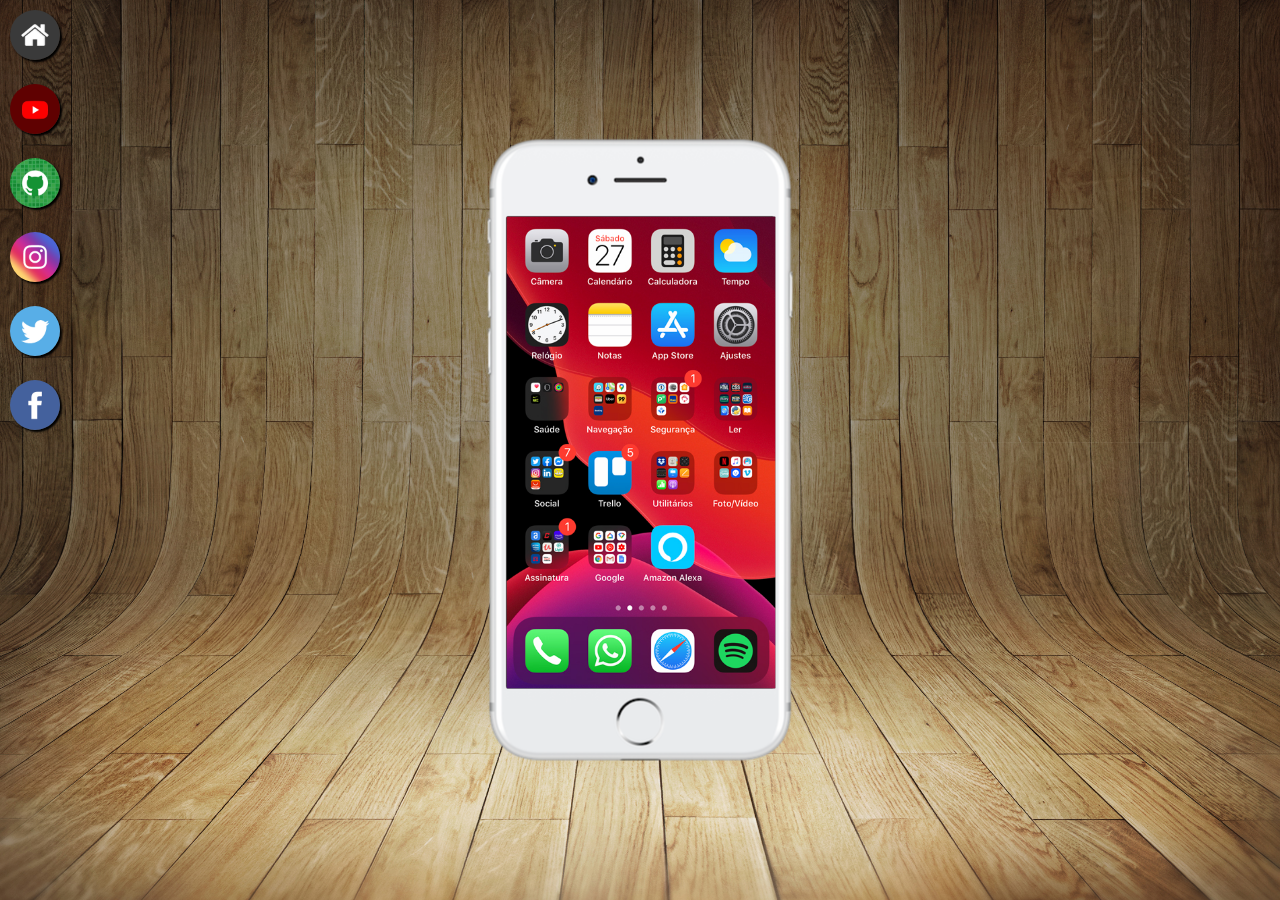
<file: index.html>
<!DOCTYPE html>
<html lang="pt-br">
<head>
    <meta charset="UTF-8">
    <meta name="viewport" content="width=device-width, initial-scale=1.0">
    <link rel="shortcut icon" href="favicon.ico" type="image/x-icon">
    <link rel="stylesheet" href="Estilos/style.css">
    <title>Projeto Redes Sociais</title>

</head>
<body>
    <main>
        <section id="telefone">
            <iframe src="home.html" name="tela" id= "tela" frameborder="0">
                Seu navegador não é compativel...
            </iframe>
        </section>
        <section id="redes-sociais">
            <a href="home.html" target="tela"><img src="imagens/logo-home.jpg" alt="home"></a><br>
            <a href="youtube.html" target="tela"><img src="imagens/logo-youtube.jpg" alt="youtube"></a><br>
            <a href="github.html" target="tela"><img src="imagens/logo-github.jpg" alt="github"></a><br>
            <a href="instagram.html" target="tela"><img src="imagens/logo-instagram.jpg" alt="instagram"></a><br>
            <a href="twitter.html" target="tela"><img src="imagens/logo-twitter.jpg" alt="twitter"></a><br>
            <a href="facebook.html" target="tela"><img src="imagens/logo-facebook.jpg" alt="facebook"></a>
        </section>
    </main>
</body>
</html>
</file>
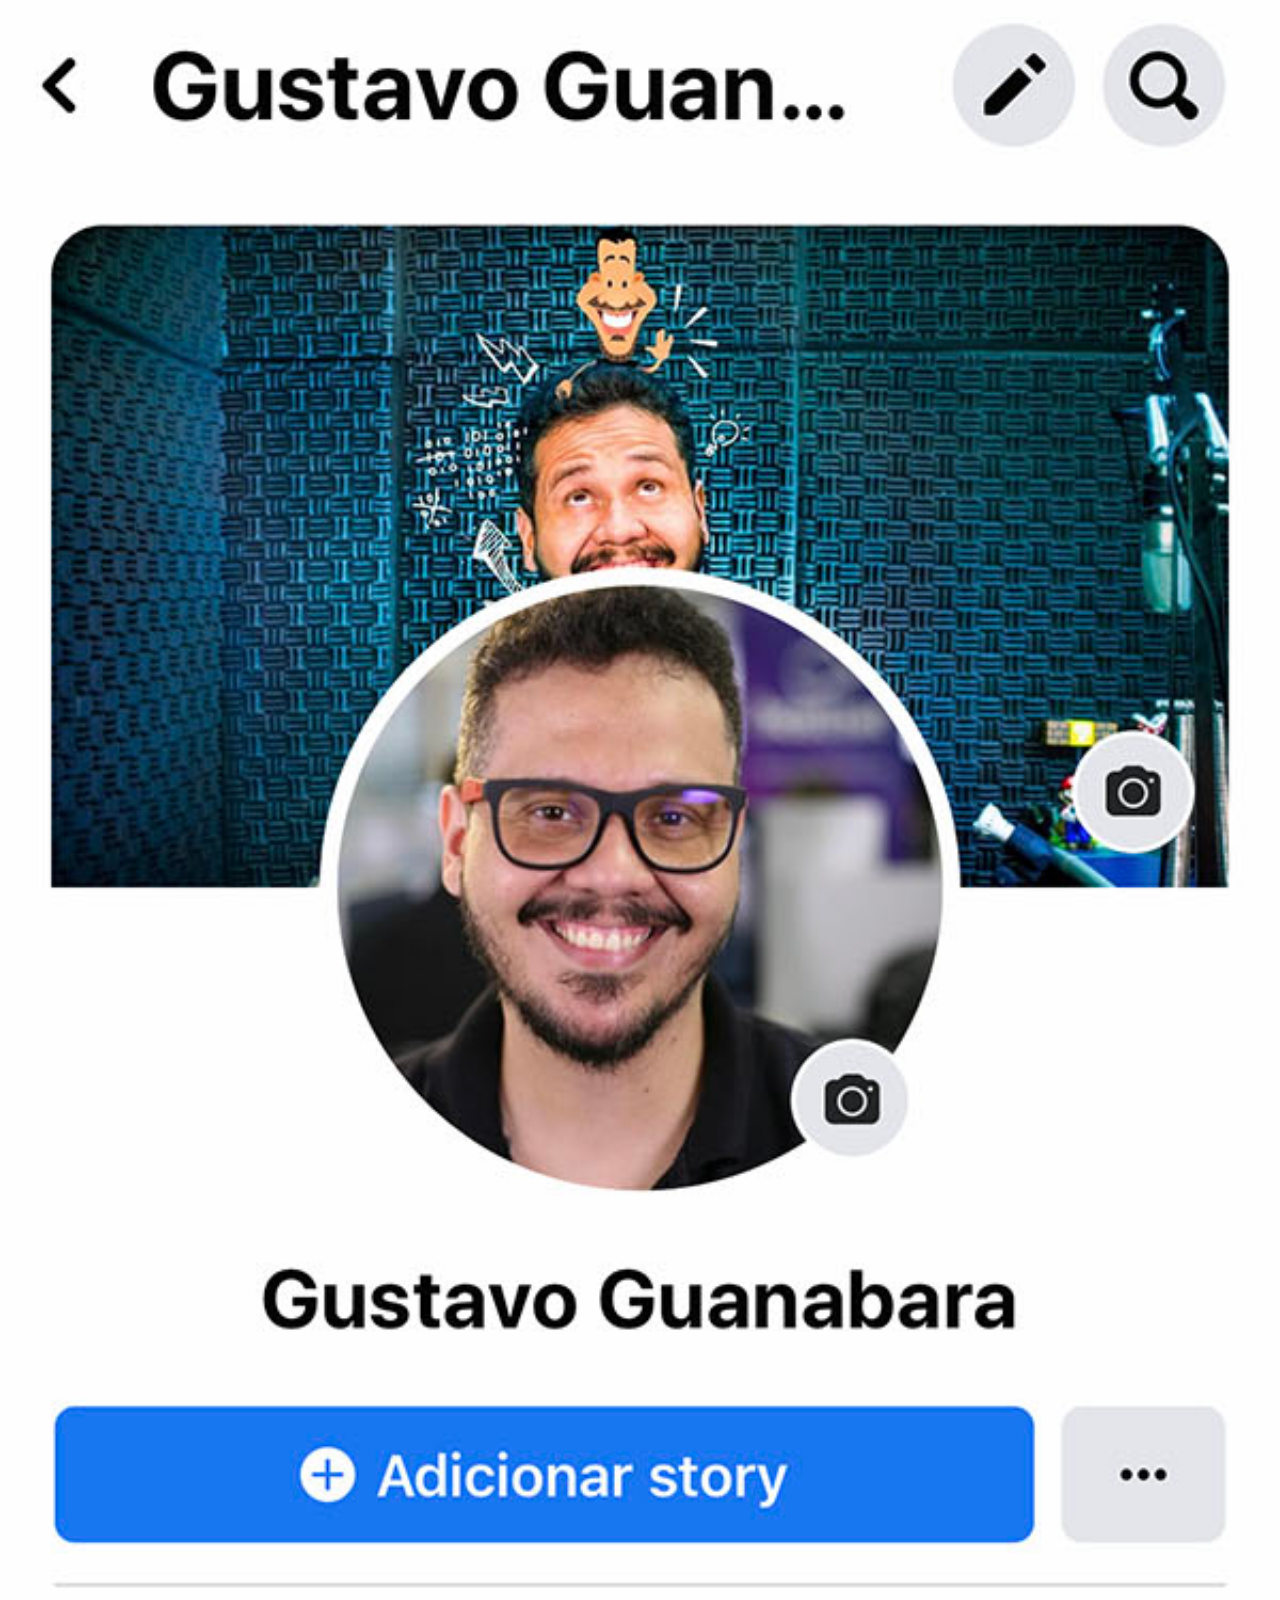
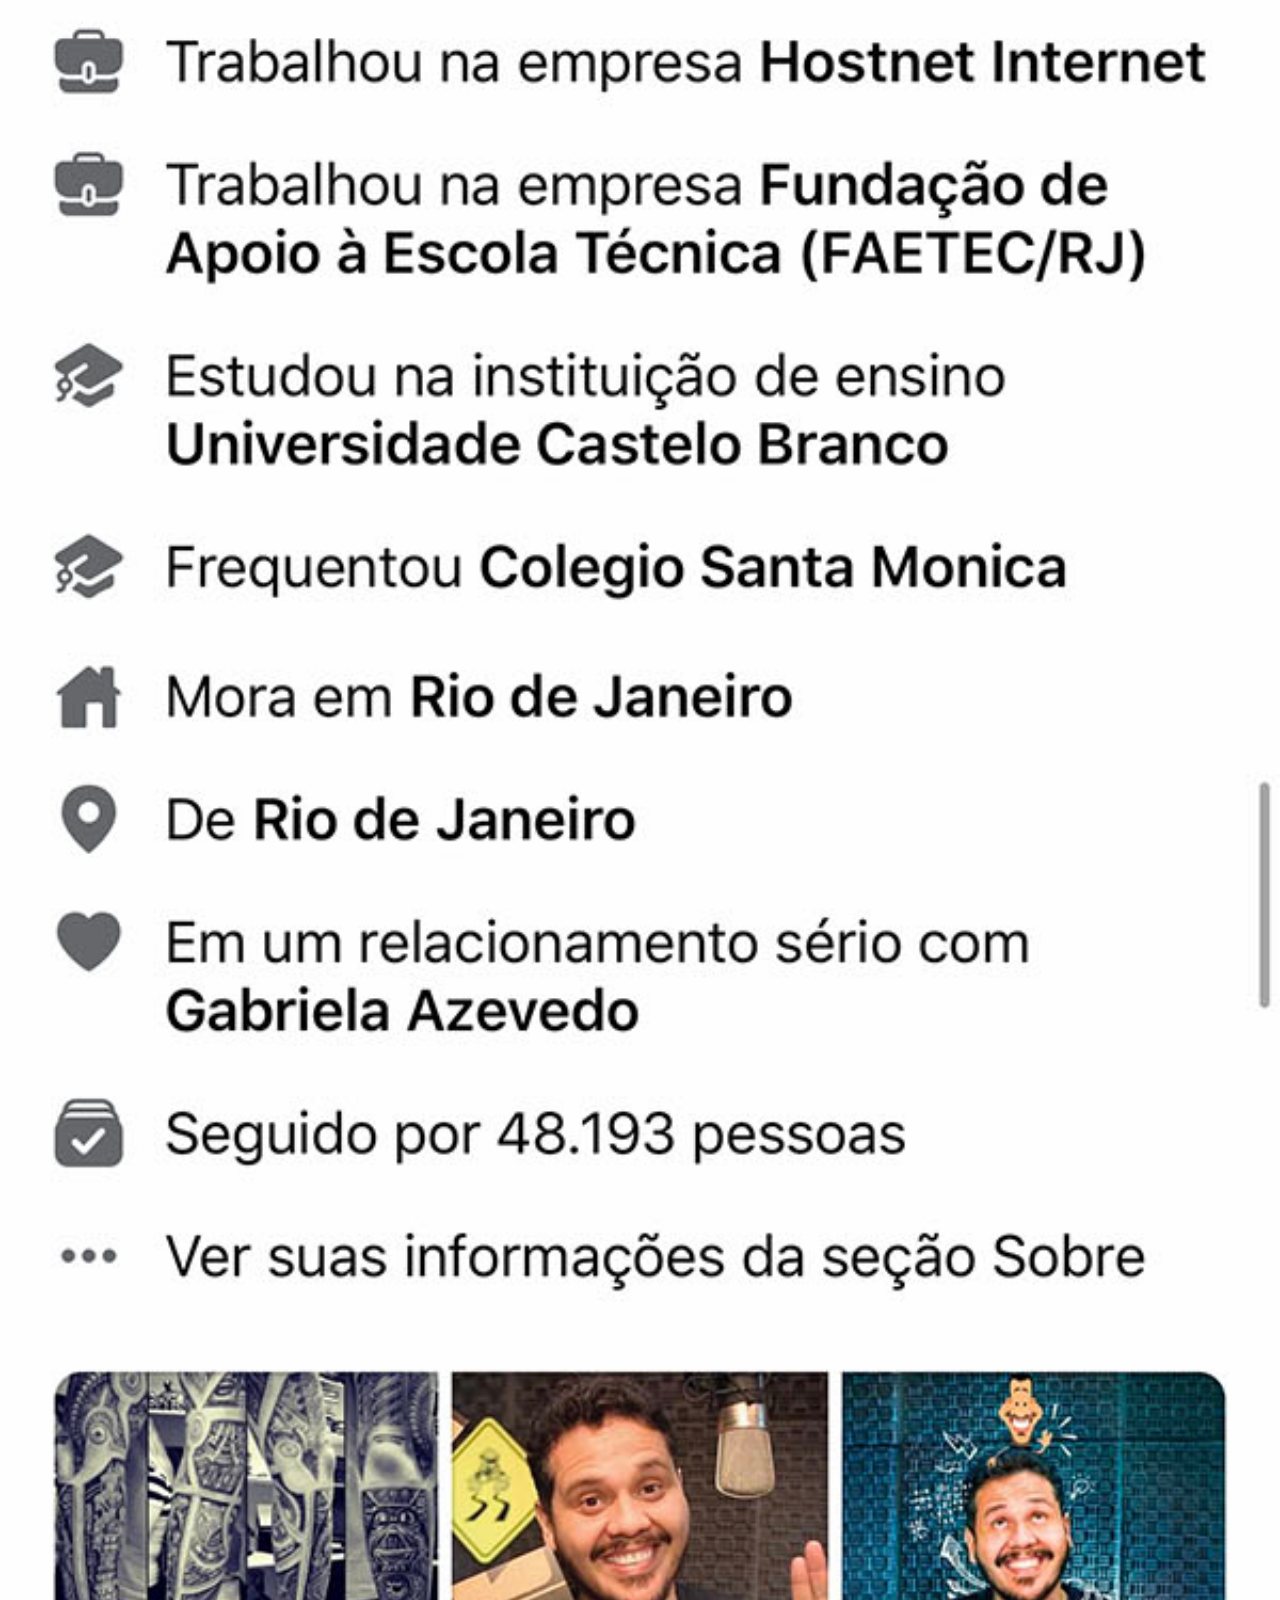
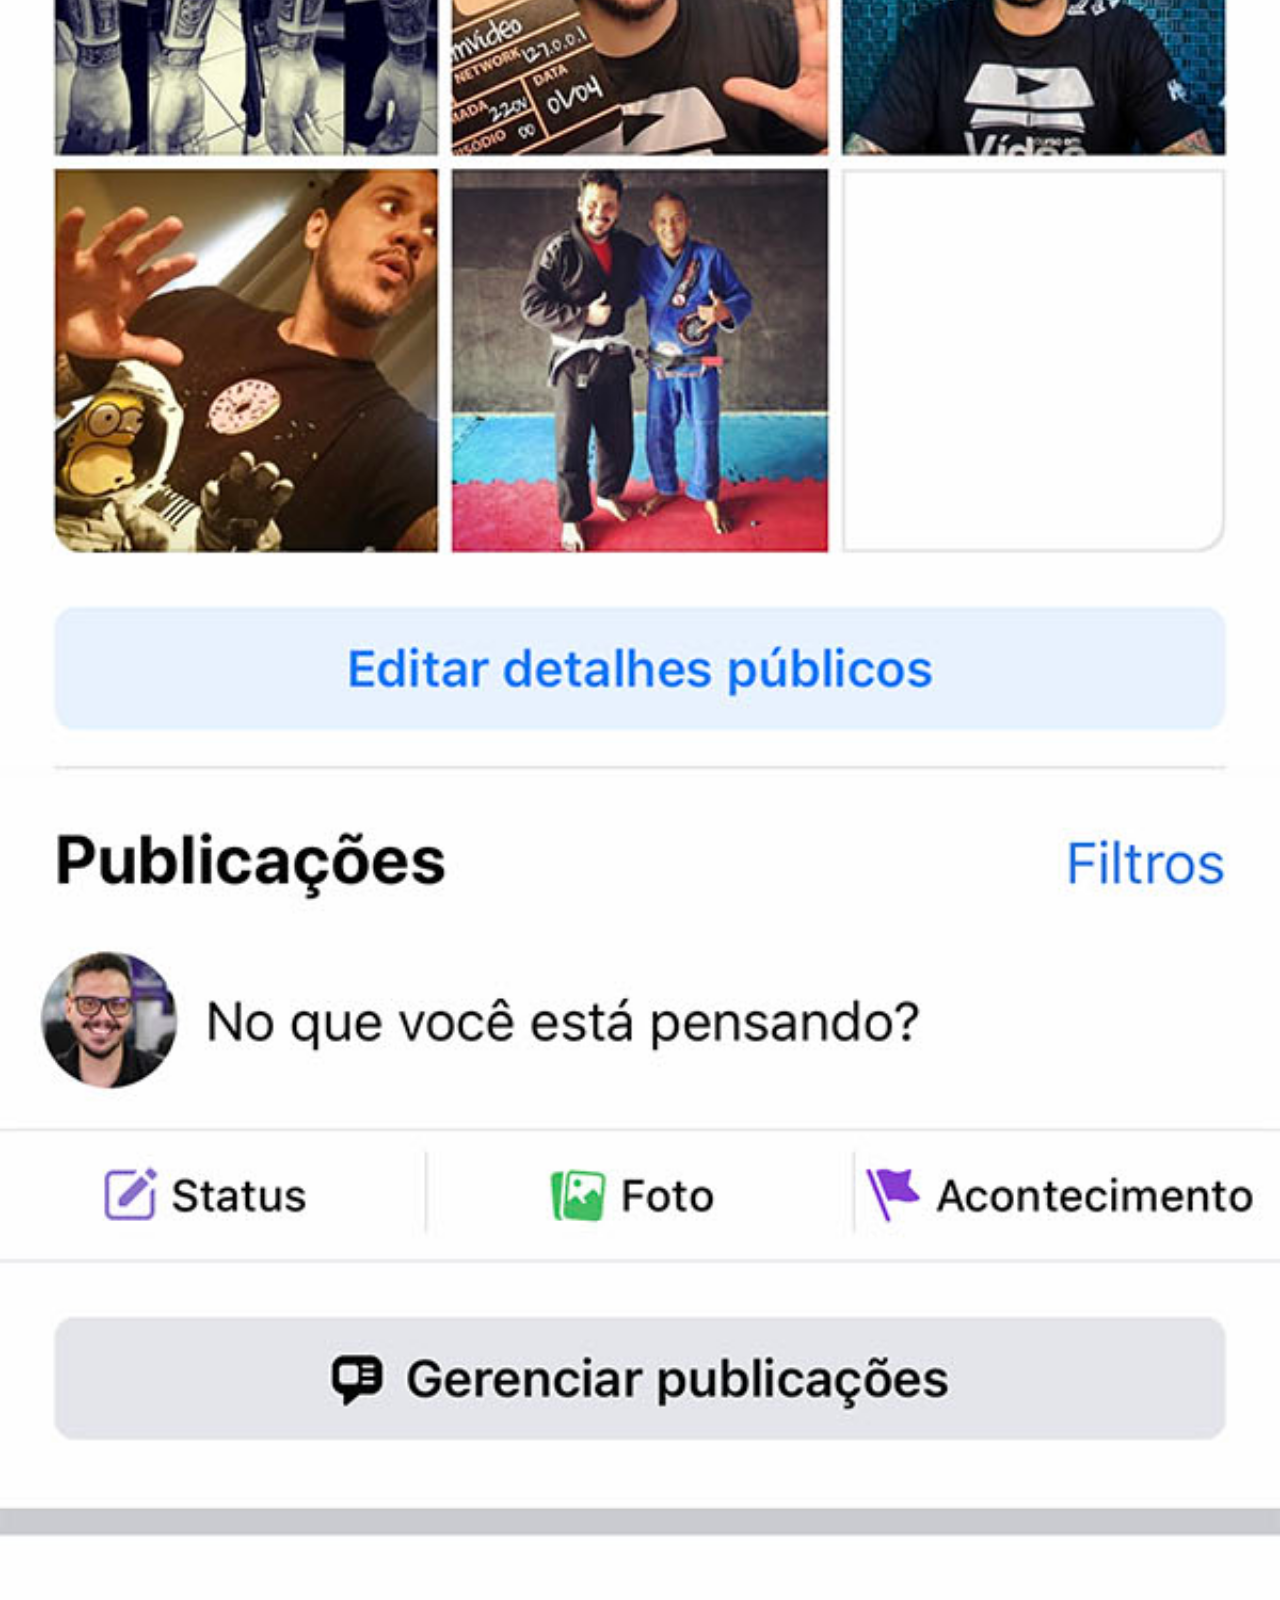
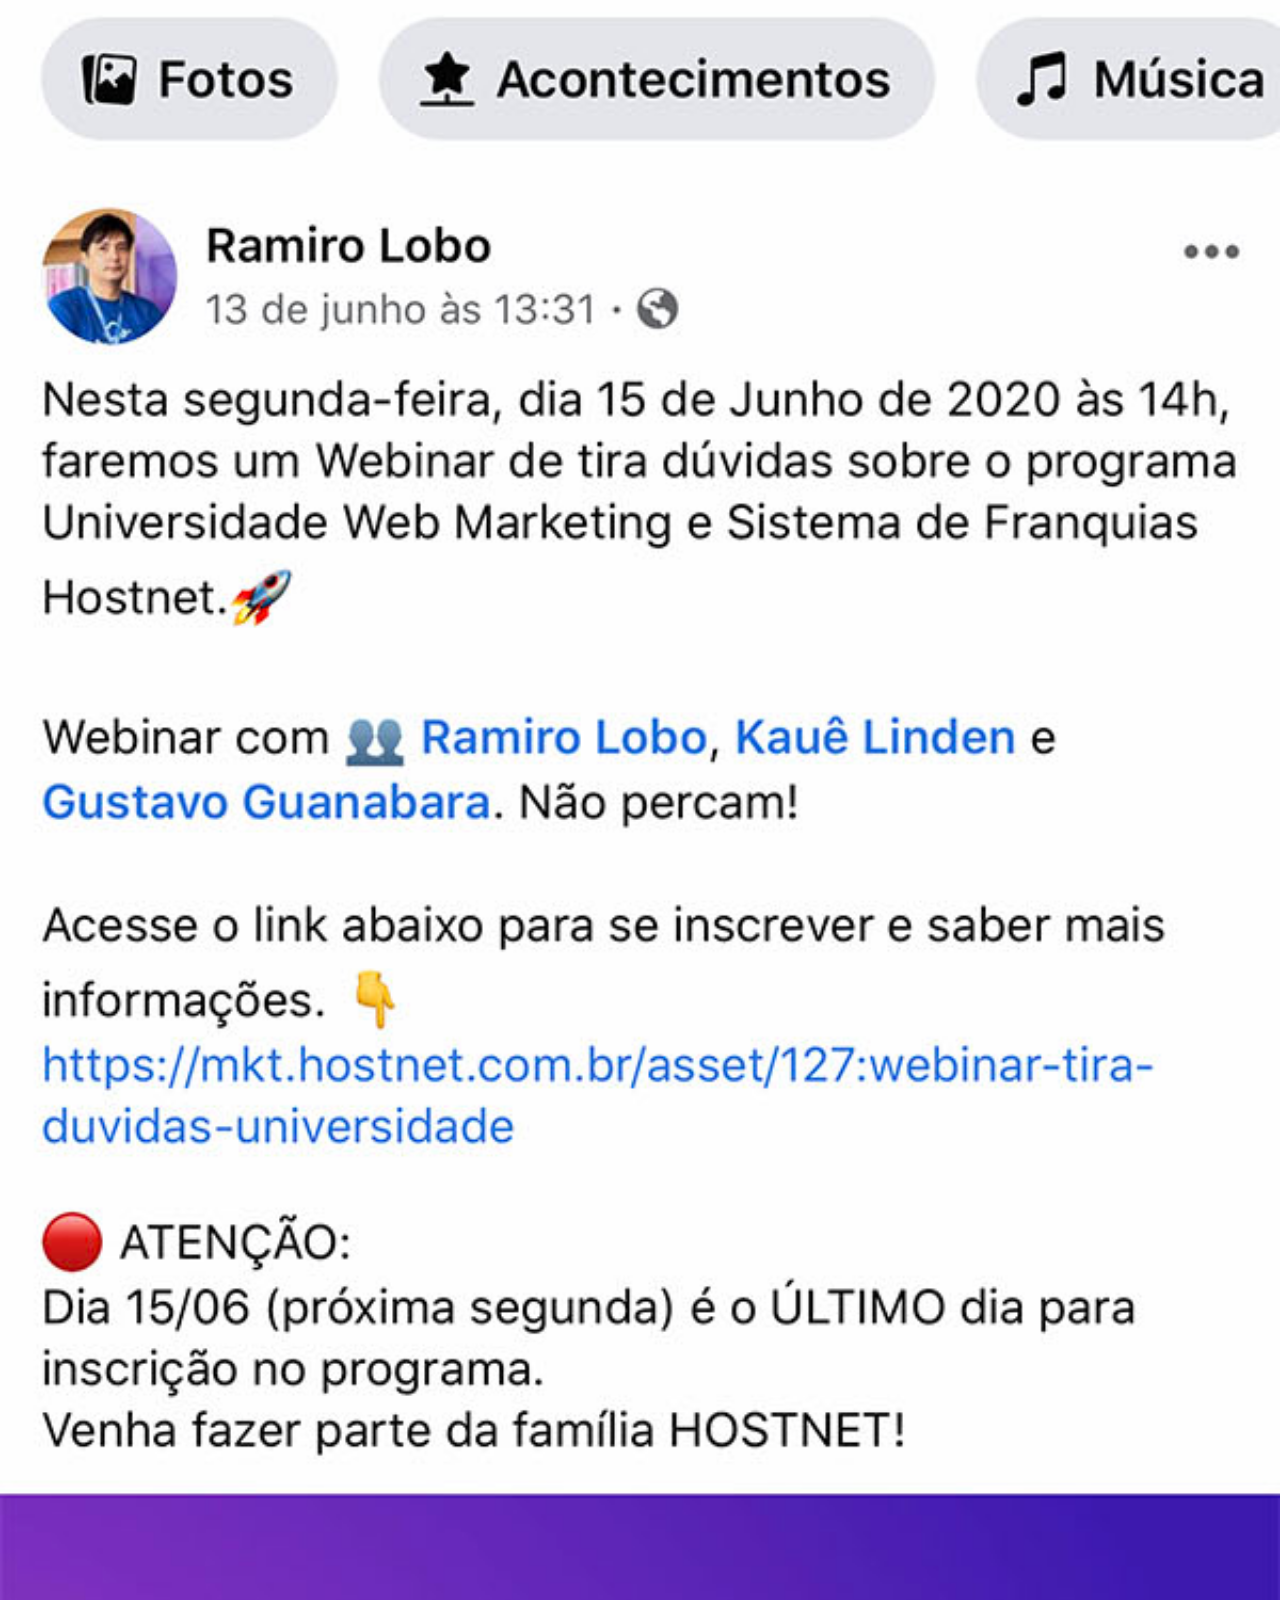
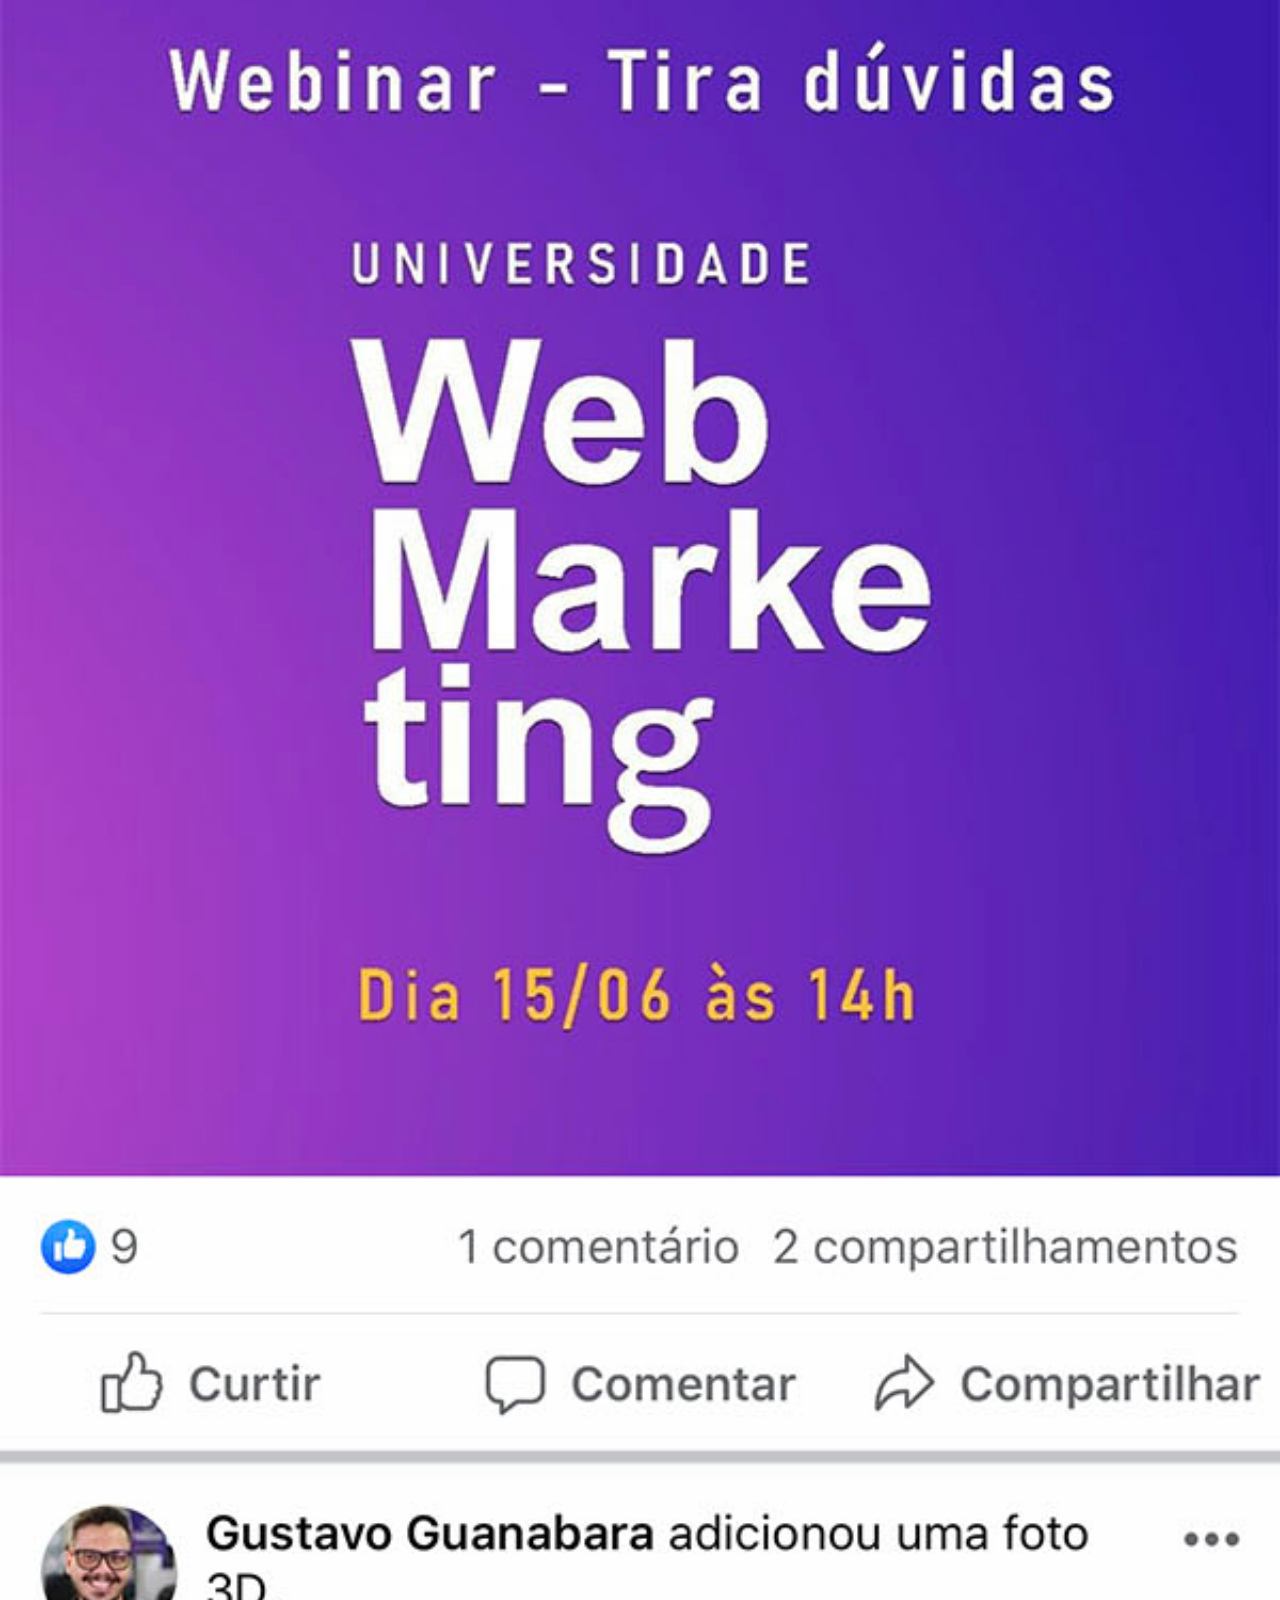
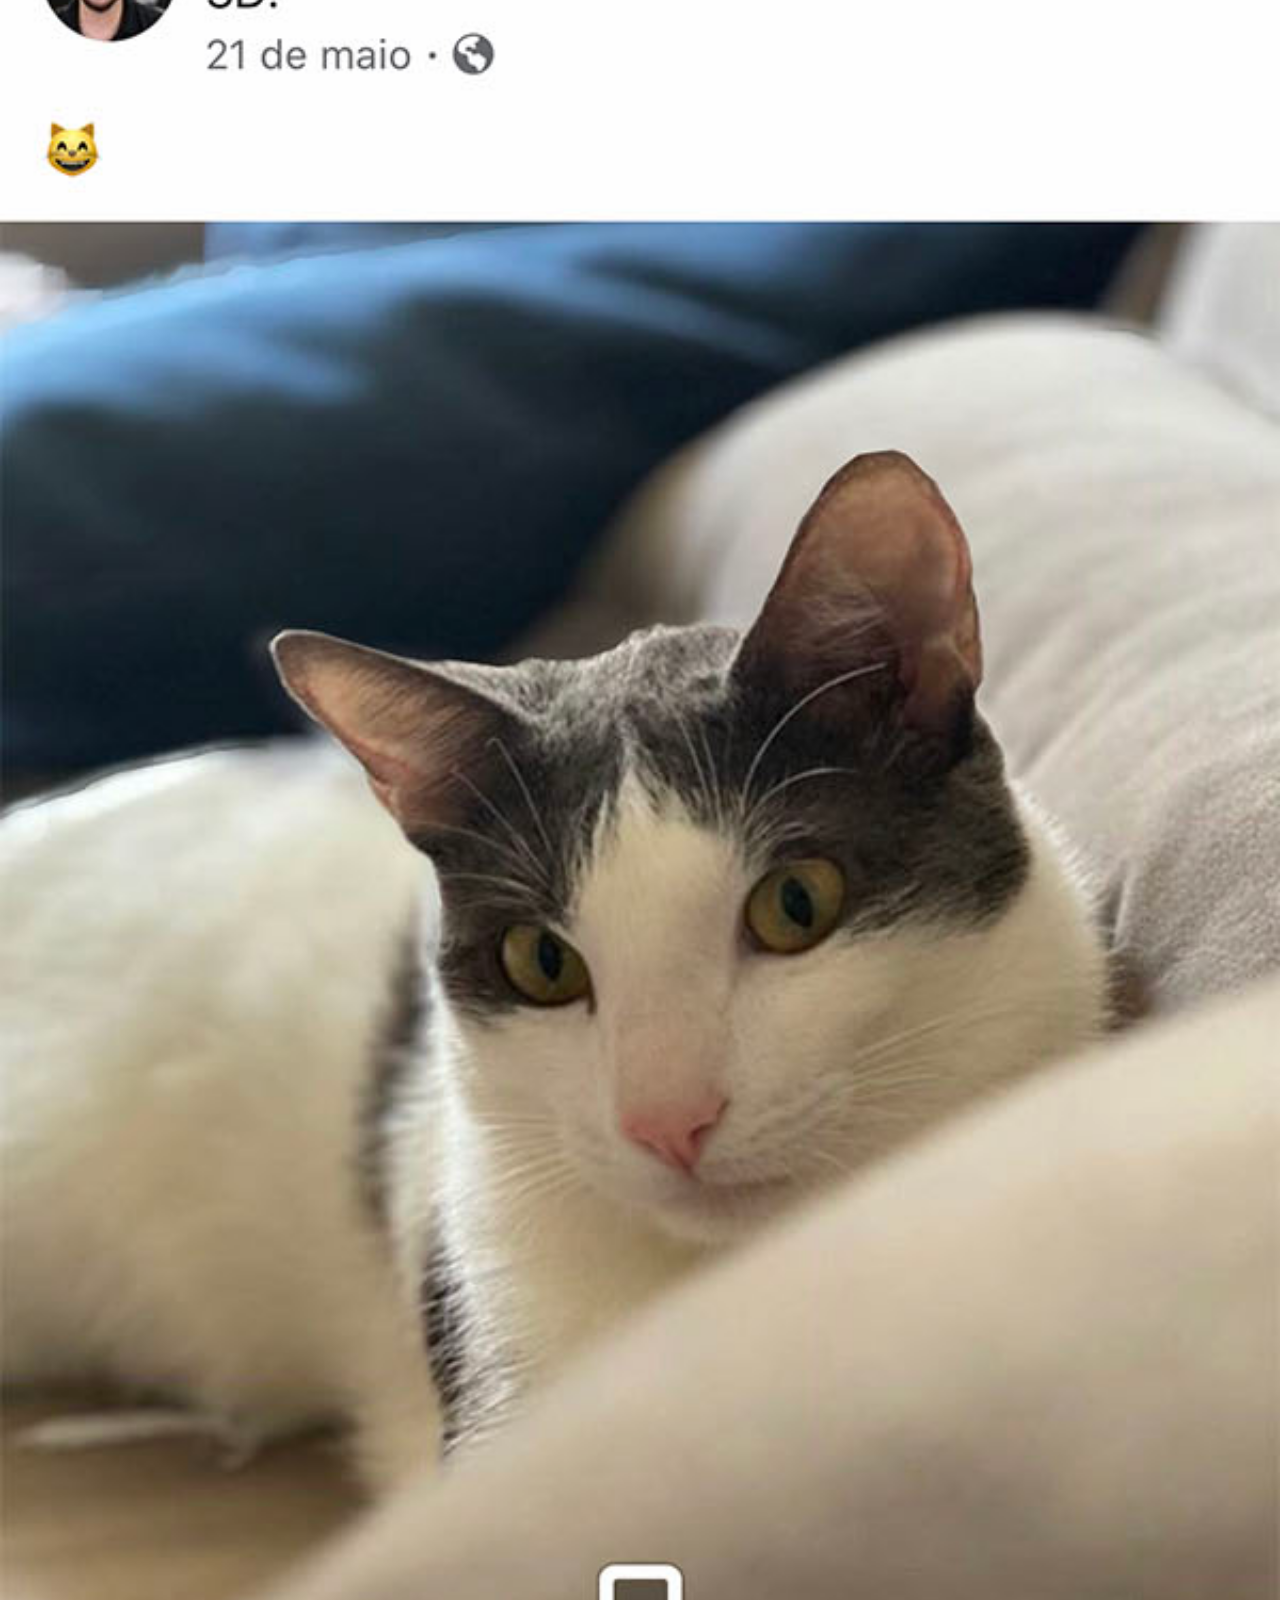
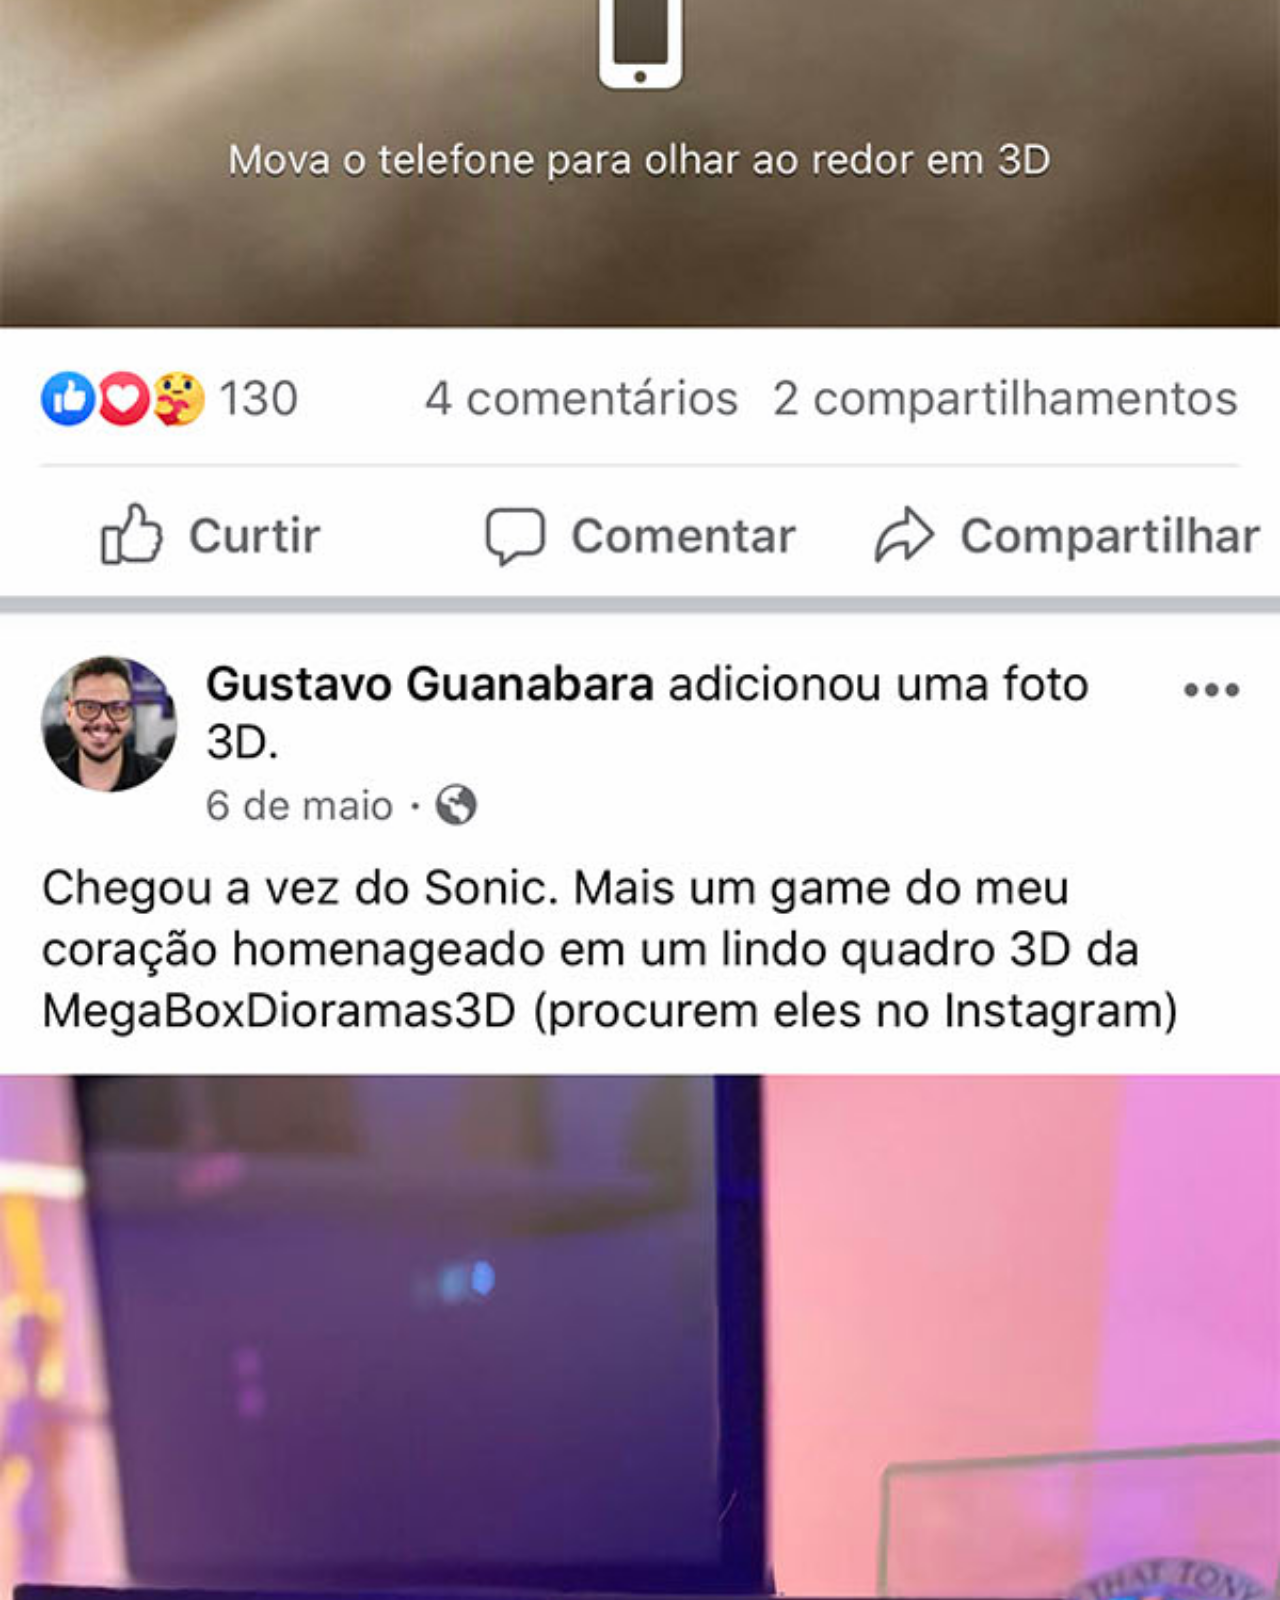
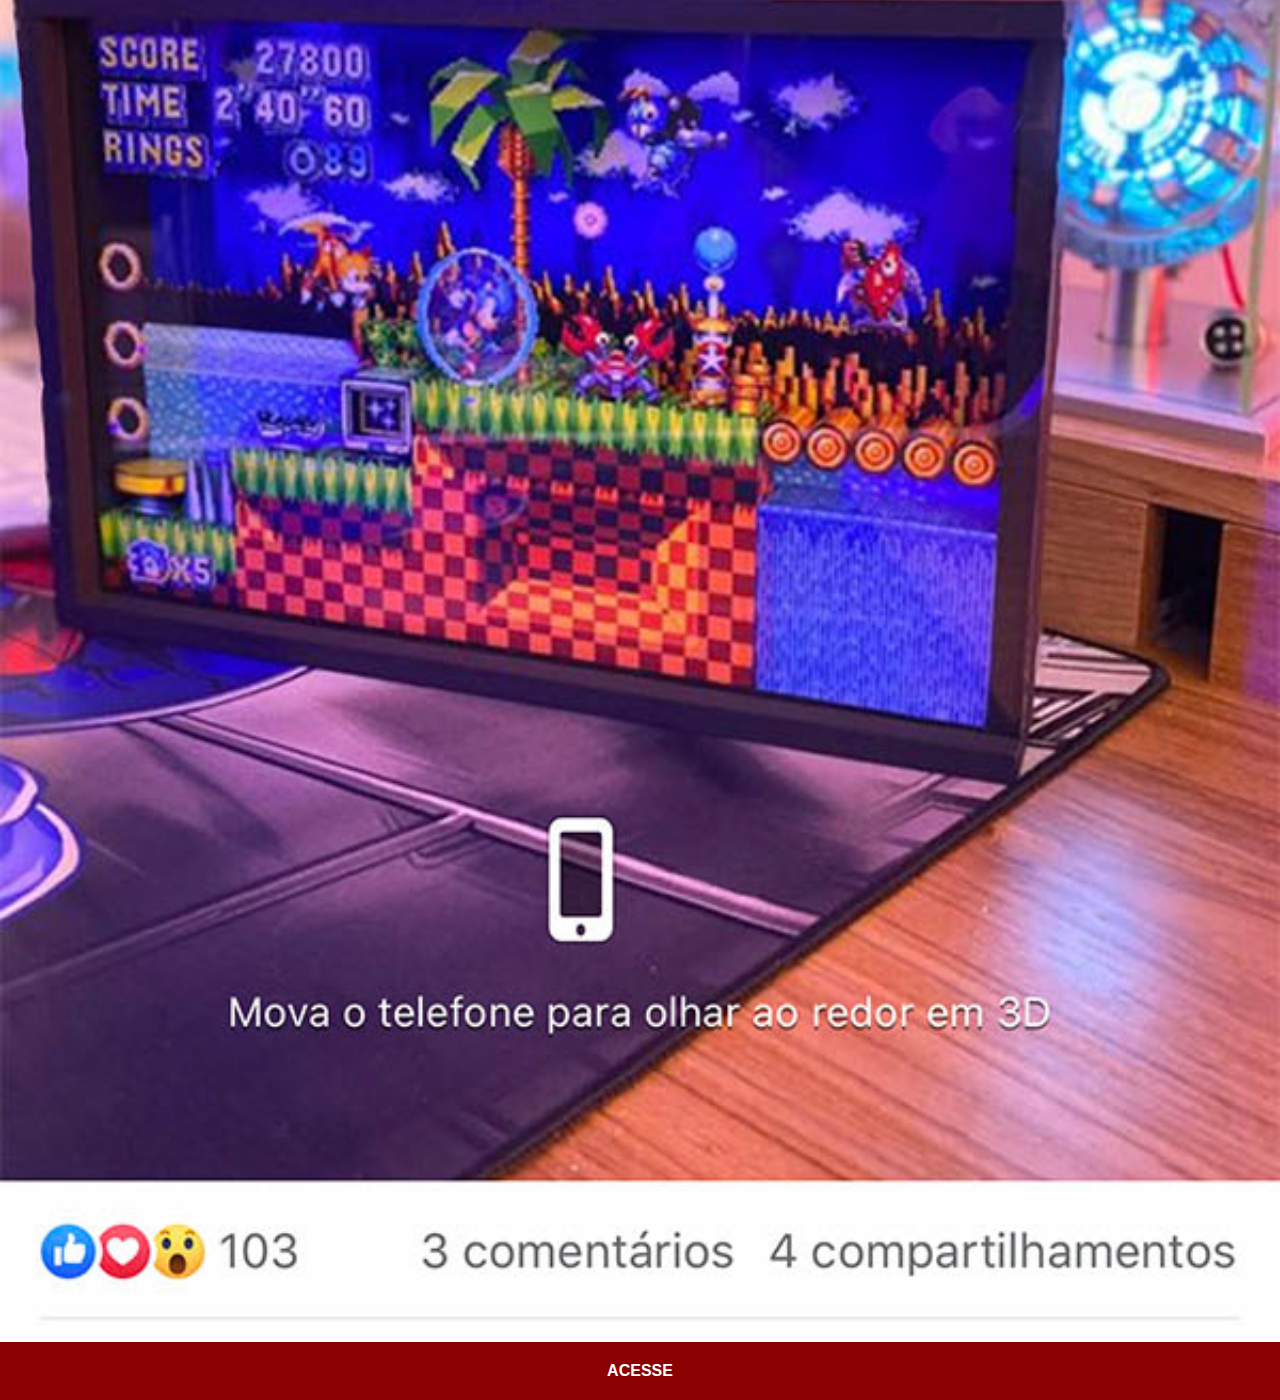
<file: facebook.html>
<!DOCTYPE html>
<html lang="pt-br">
<head>
    <meta charset="UTF-8">
    <meta name="viewport" content="width=device-width, initial-scale=1.0">
    <link rel="stylesheet" href="Estilos/social.css">
    <title>Facebook</title>
</head>
<body>
    <img src="imagens/tela-facebook.jpg" alt="facebook">
    <a href="https://www.facebook.com/leandro.ricardo.712714/" target="_blanck">ACESSE</a>
</body>
</html>
</file>
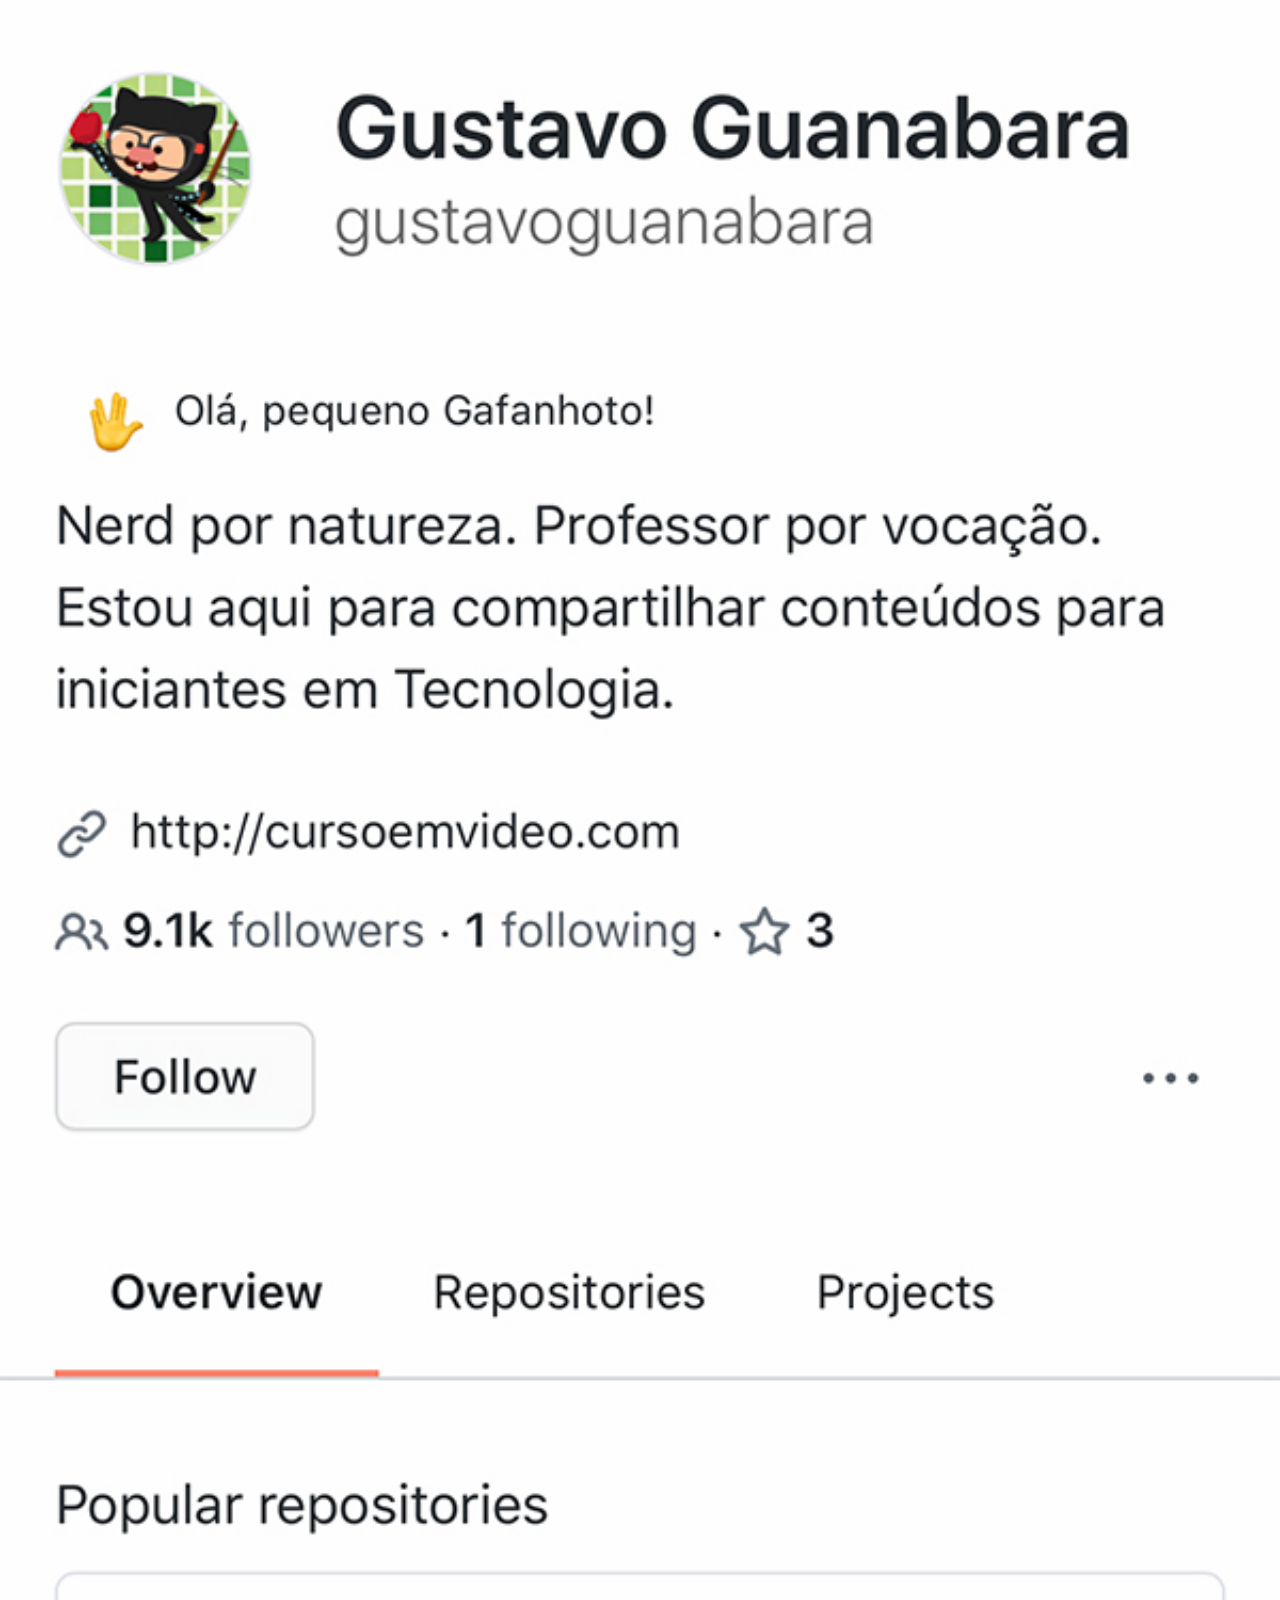
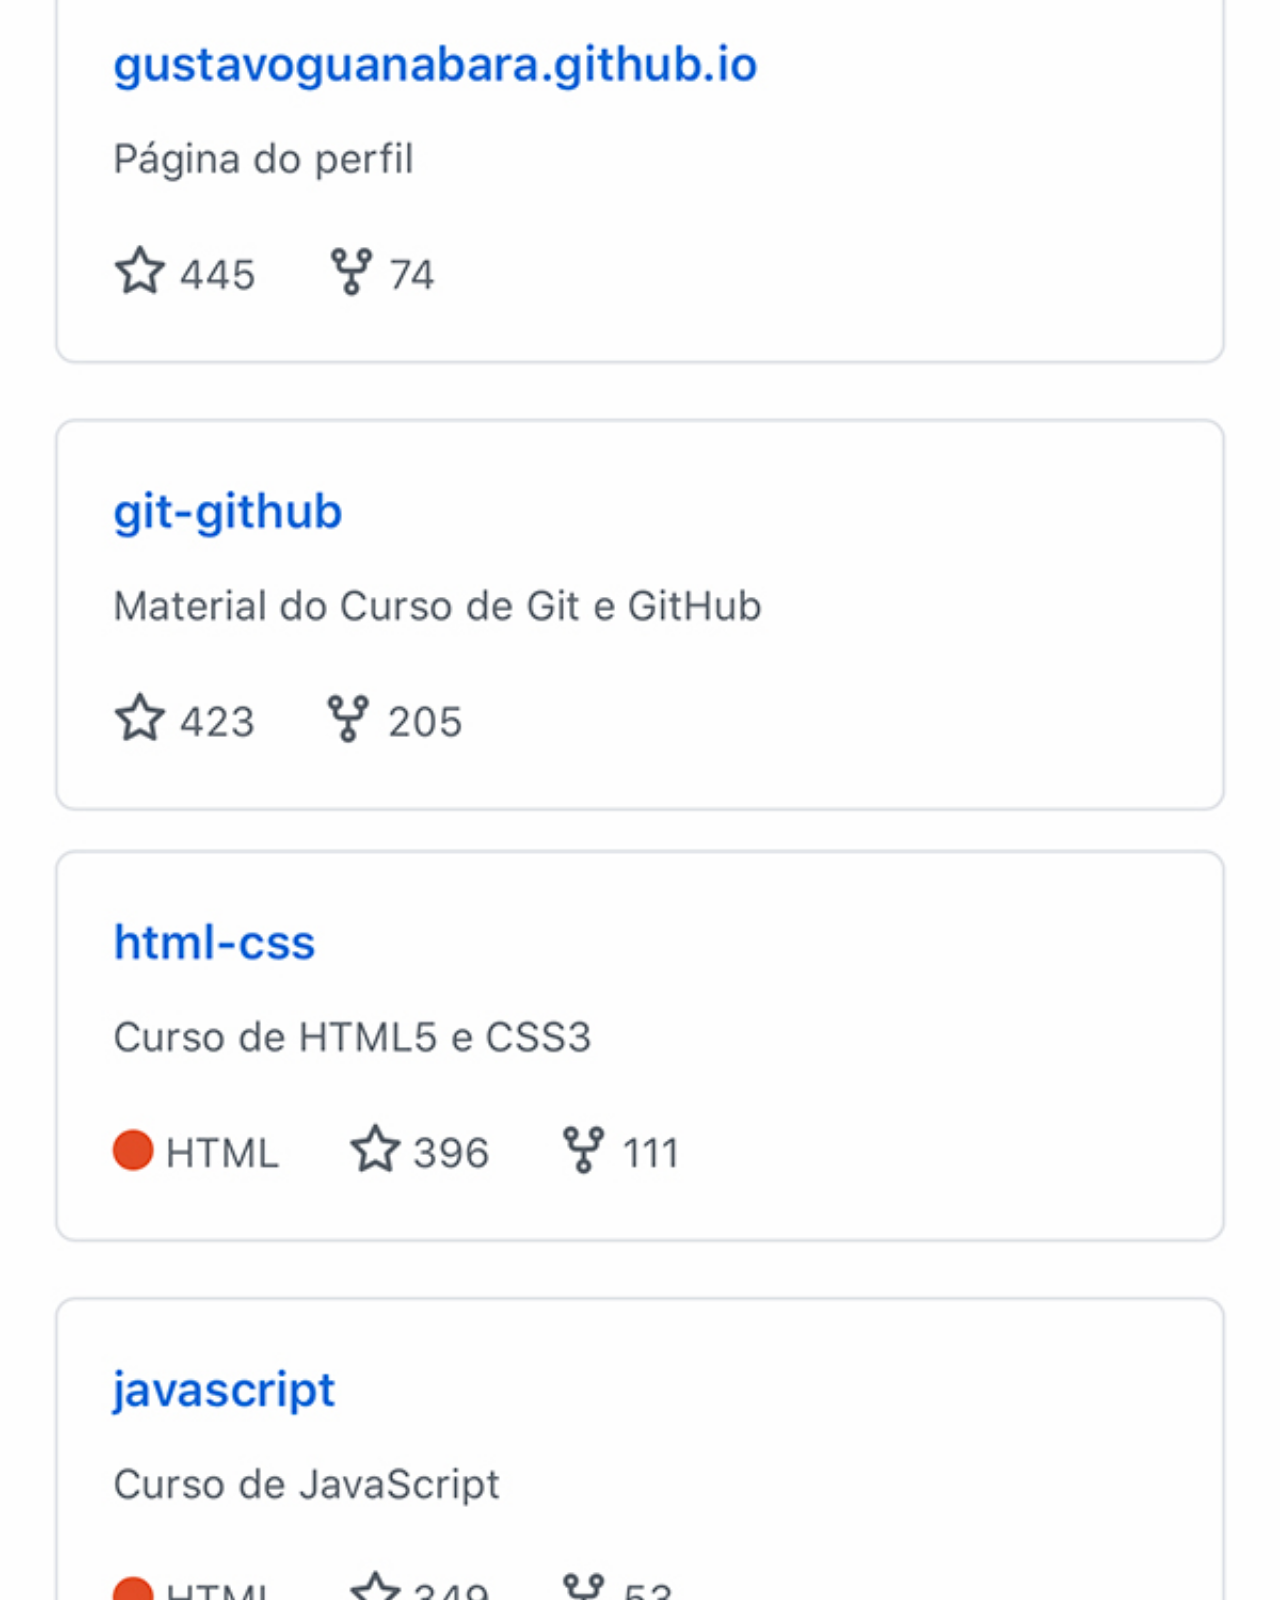
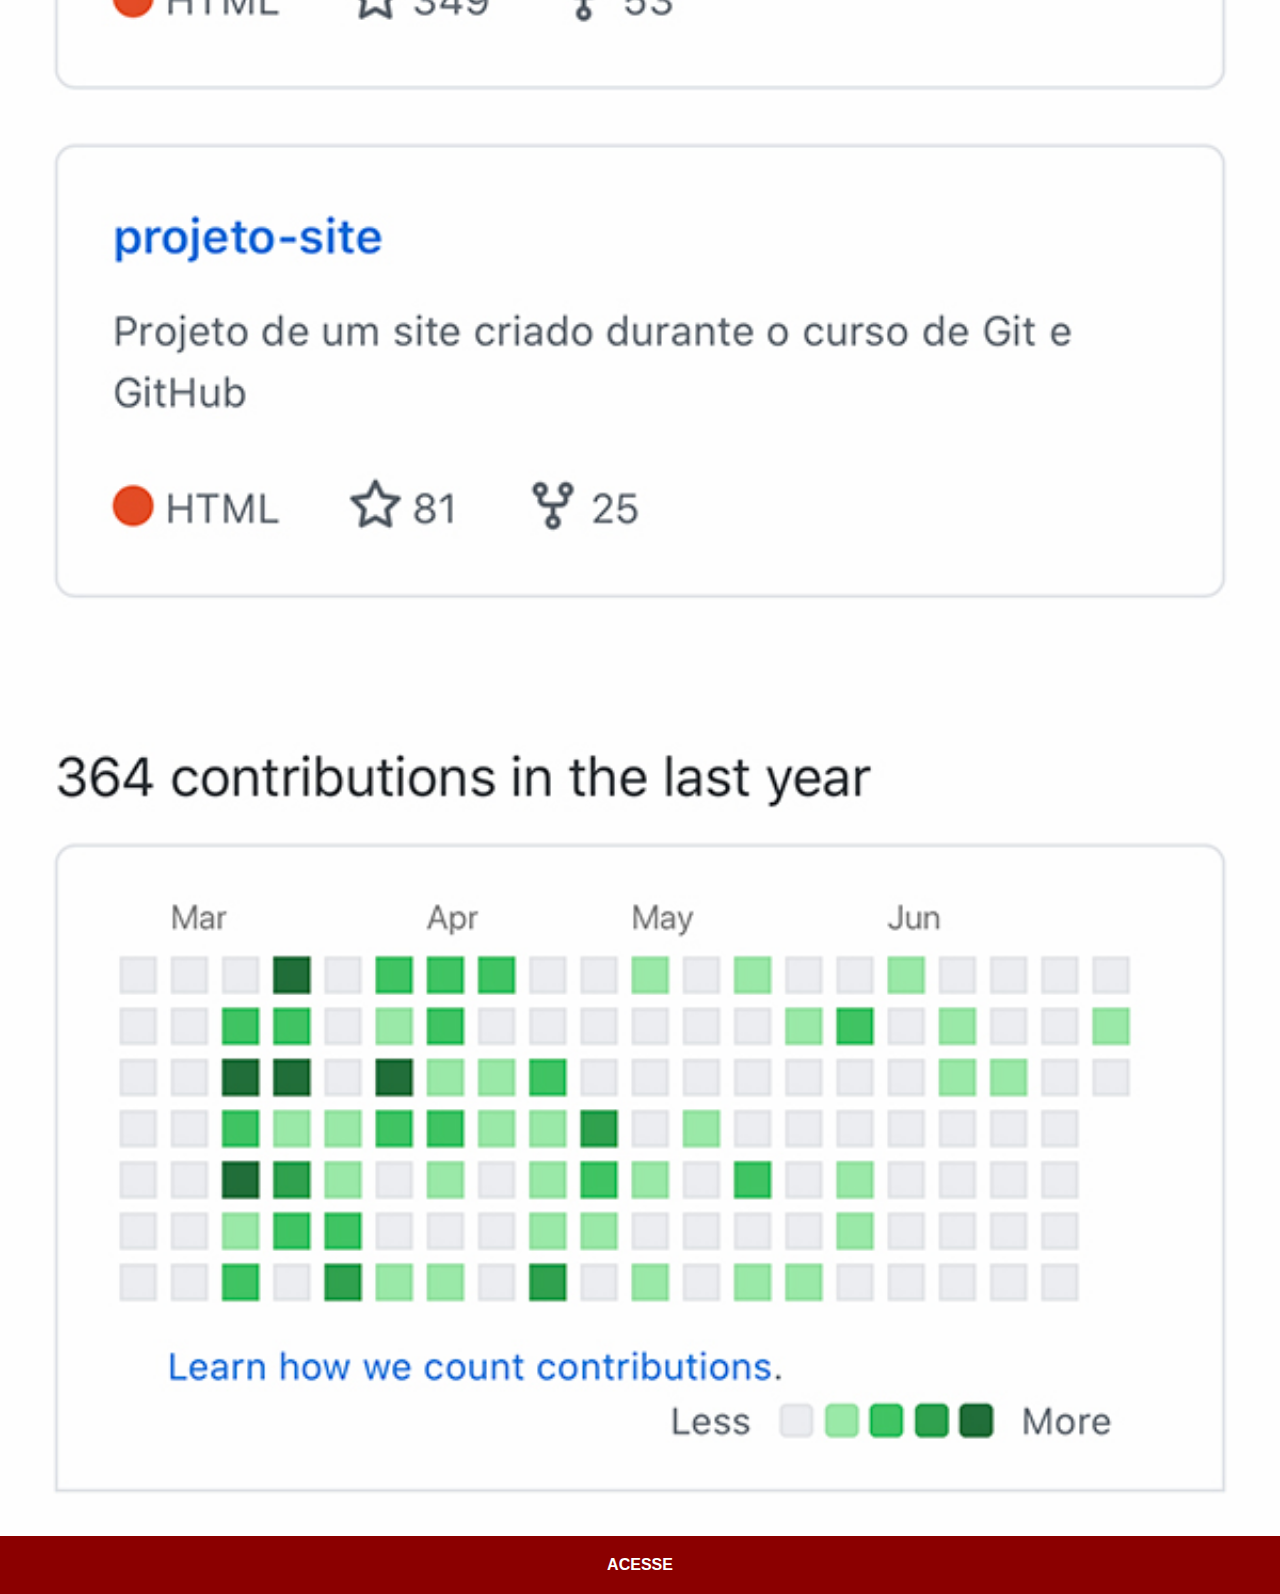
<file: github.html>
<!DOCTYPE html>
<html lang="pt-br">
<head>
    <meta charset="UTF-8">
    <meta name="viewport" content="width=device-width, initial-scale=1.0">
    <link rel="stylesheet" href="Estilos/social.css">
    <title>Github</title>
</head>
<body>
    <img src="imagens/tela-github.jpg" alt="Github">
    <a href="https://github.com/leandro-r-carvalho" target="_blanck">ACESSE</a>
</body>
</html>
</file>
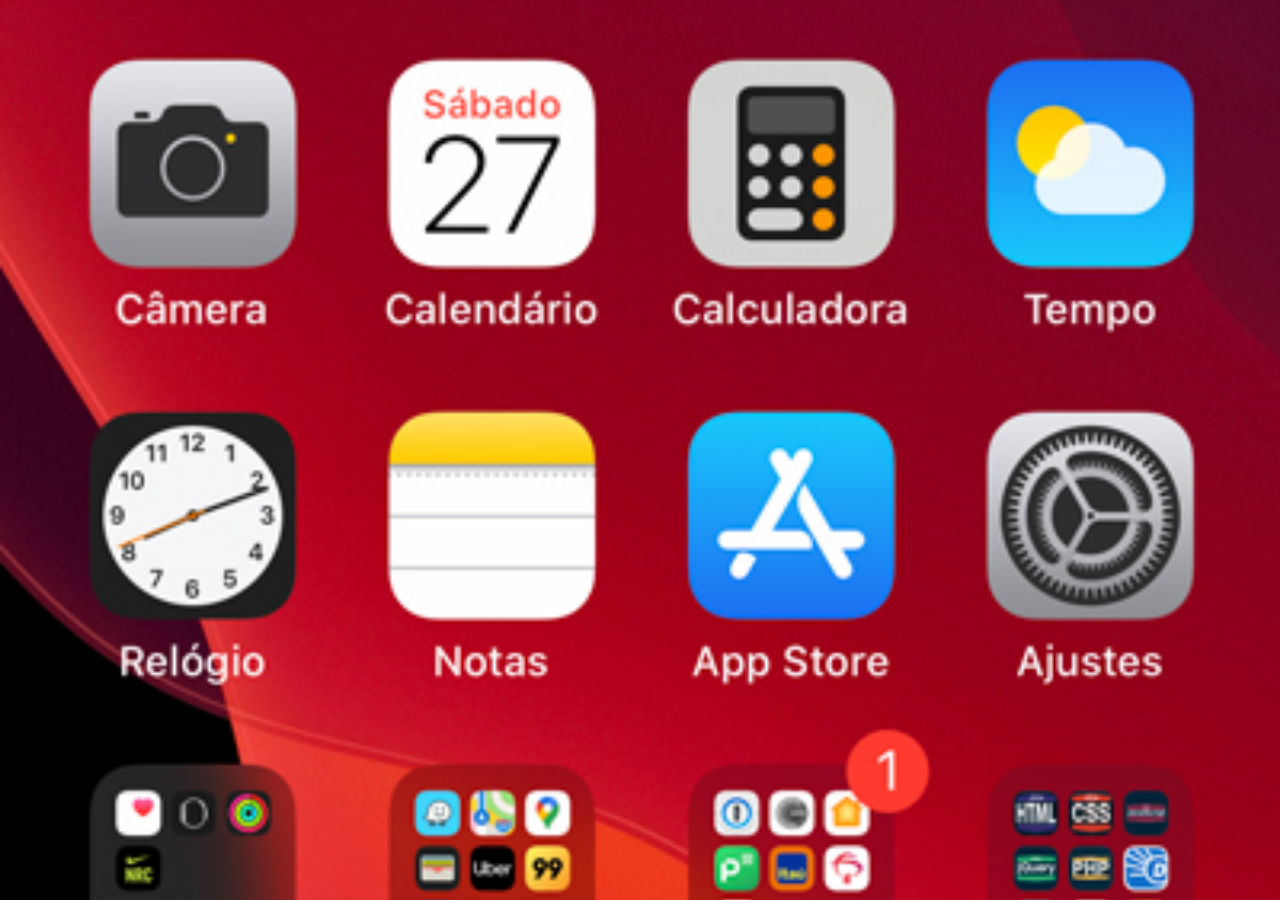
<file: home.html>
<!DOCTYPE html>
<html lang="pt-br">
<head>
    <meta charset="UTF-8">
    <meta name="viewport" content="width=device-width, initial-scale=1.0">
    <title>Home</title>
</head>
<style>
    * {
        margin: 0px;
        padding: 0px;
    }

    body {
        height: 100vh;
        width: 100vw;
        background: black url('imagens/tela-home.jpg') no-repeat top center;
        background-size: cover;
    }
</style>
<body>
    
</body>
</html>
</file>
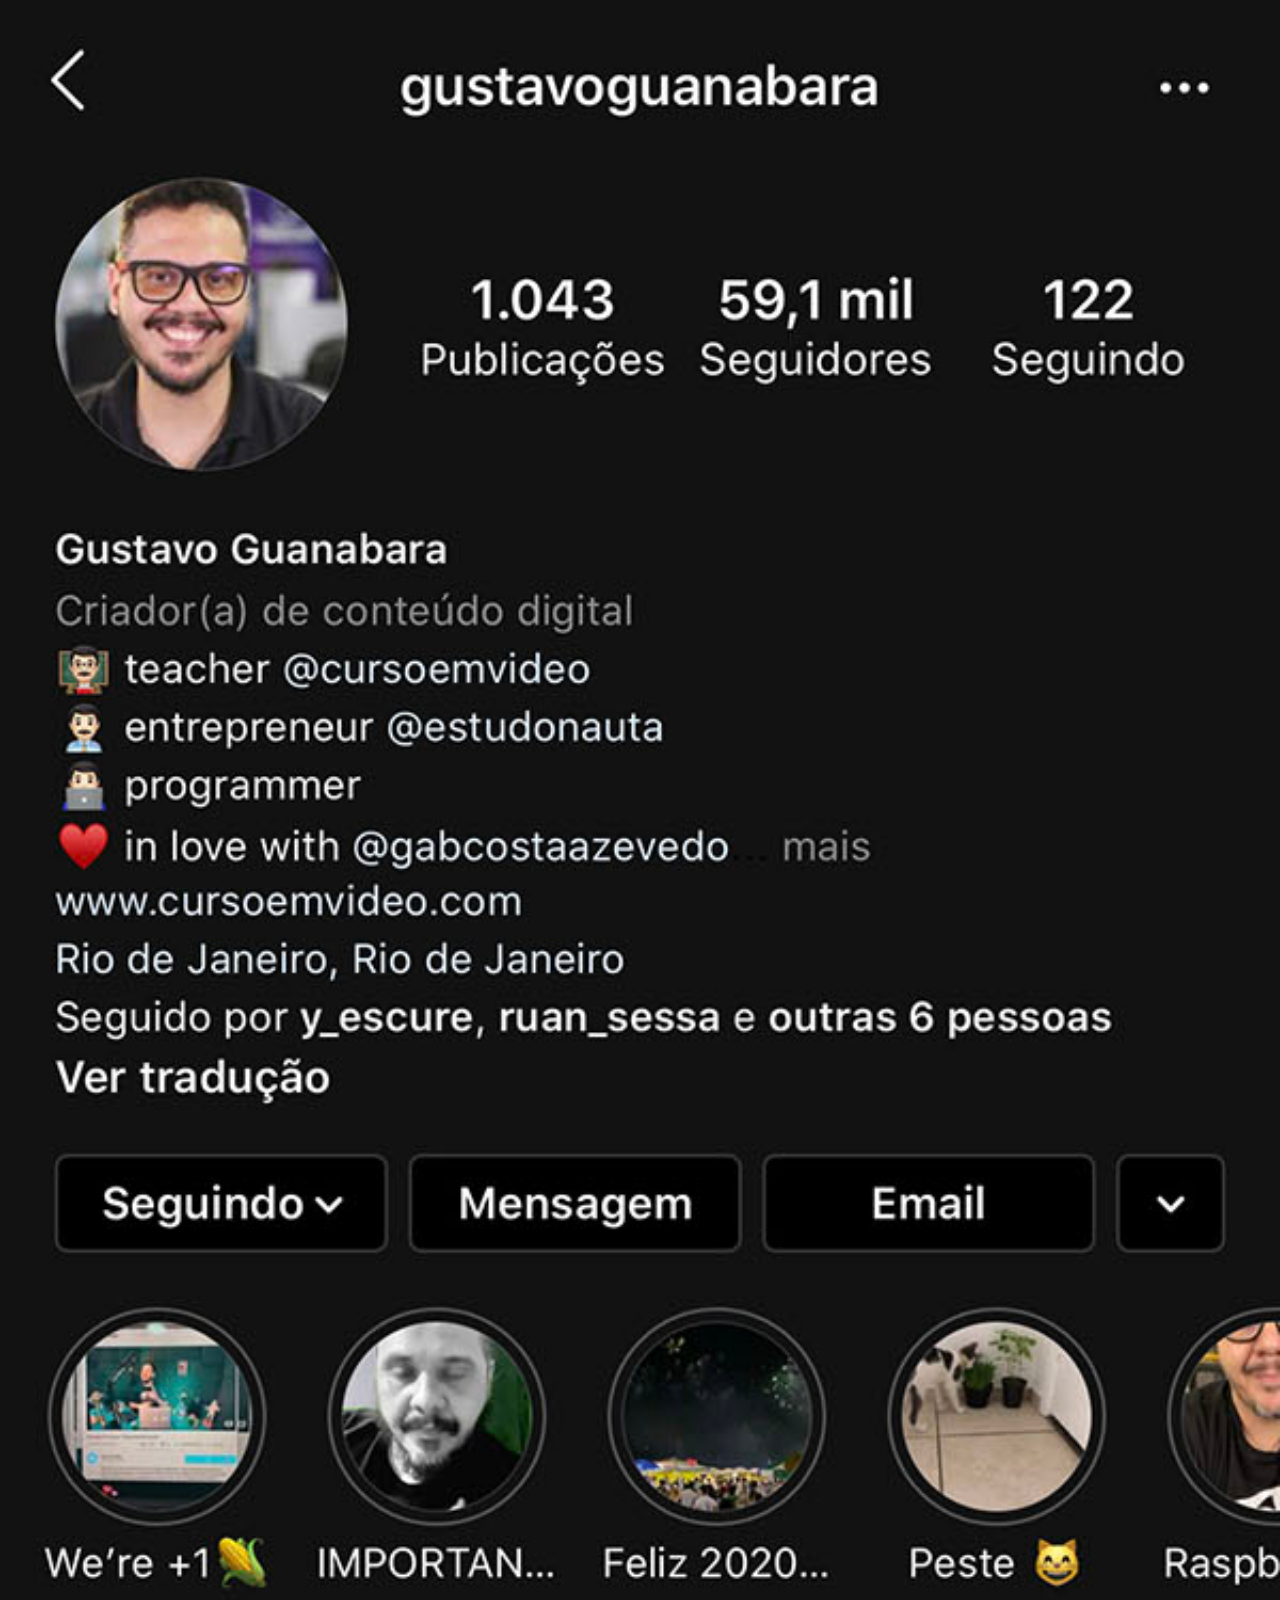
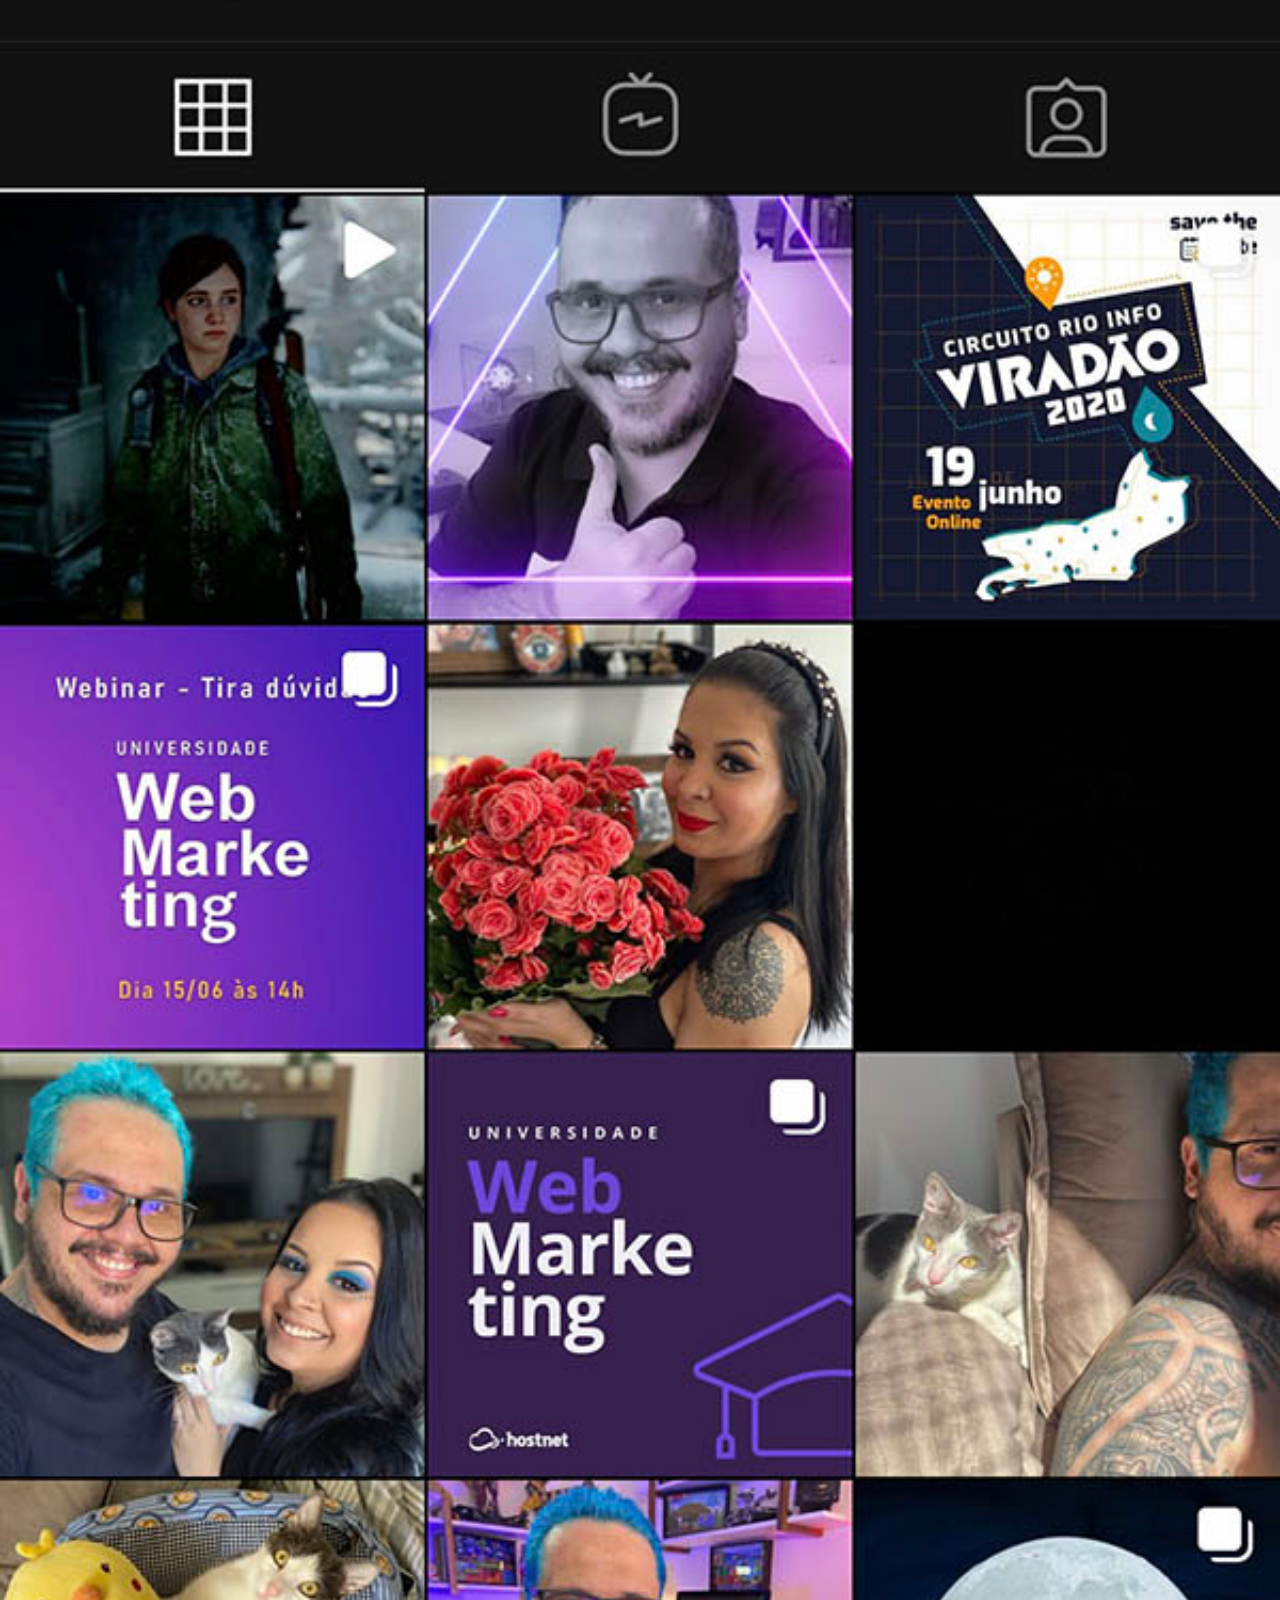
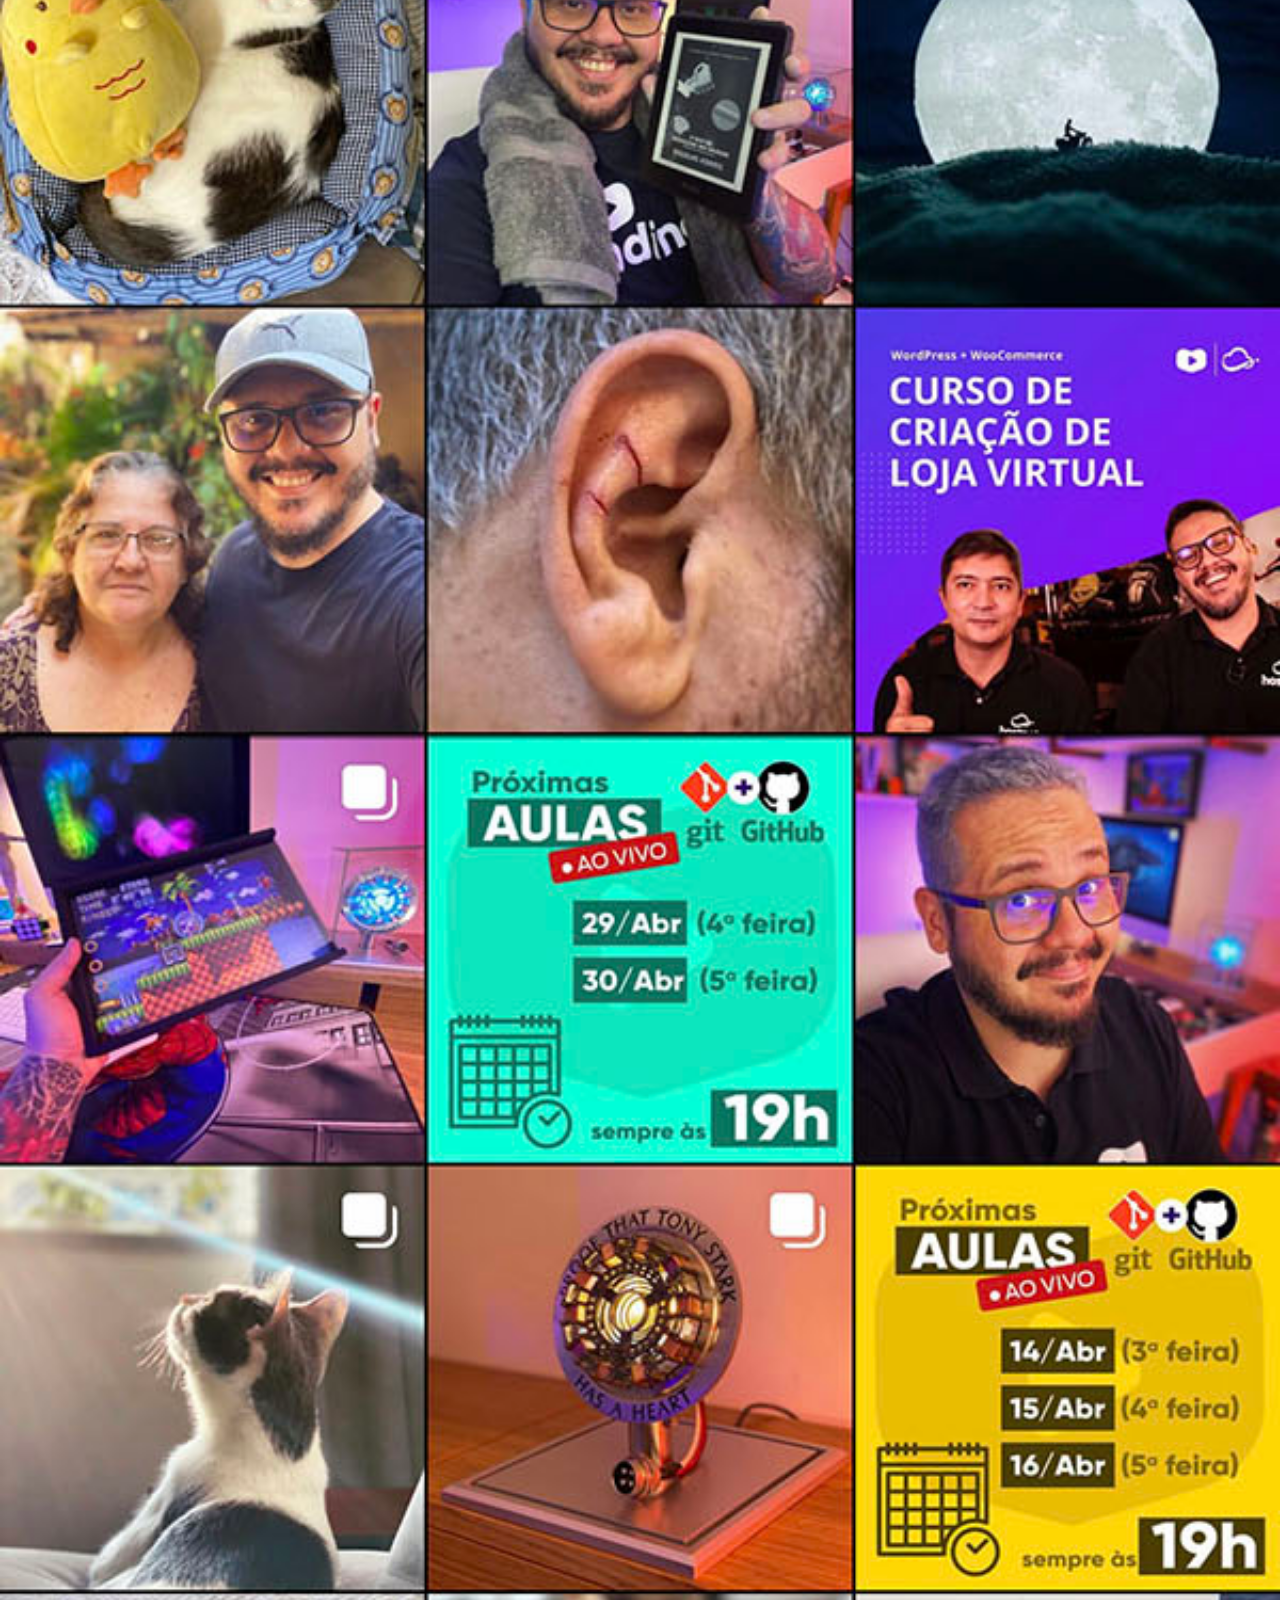
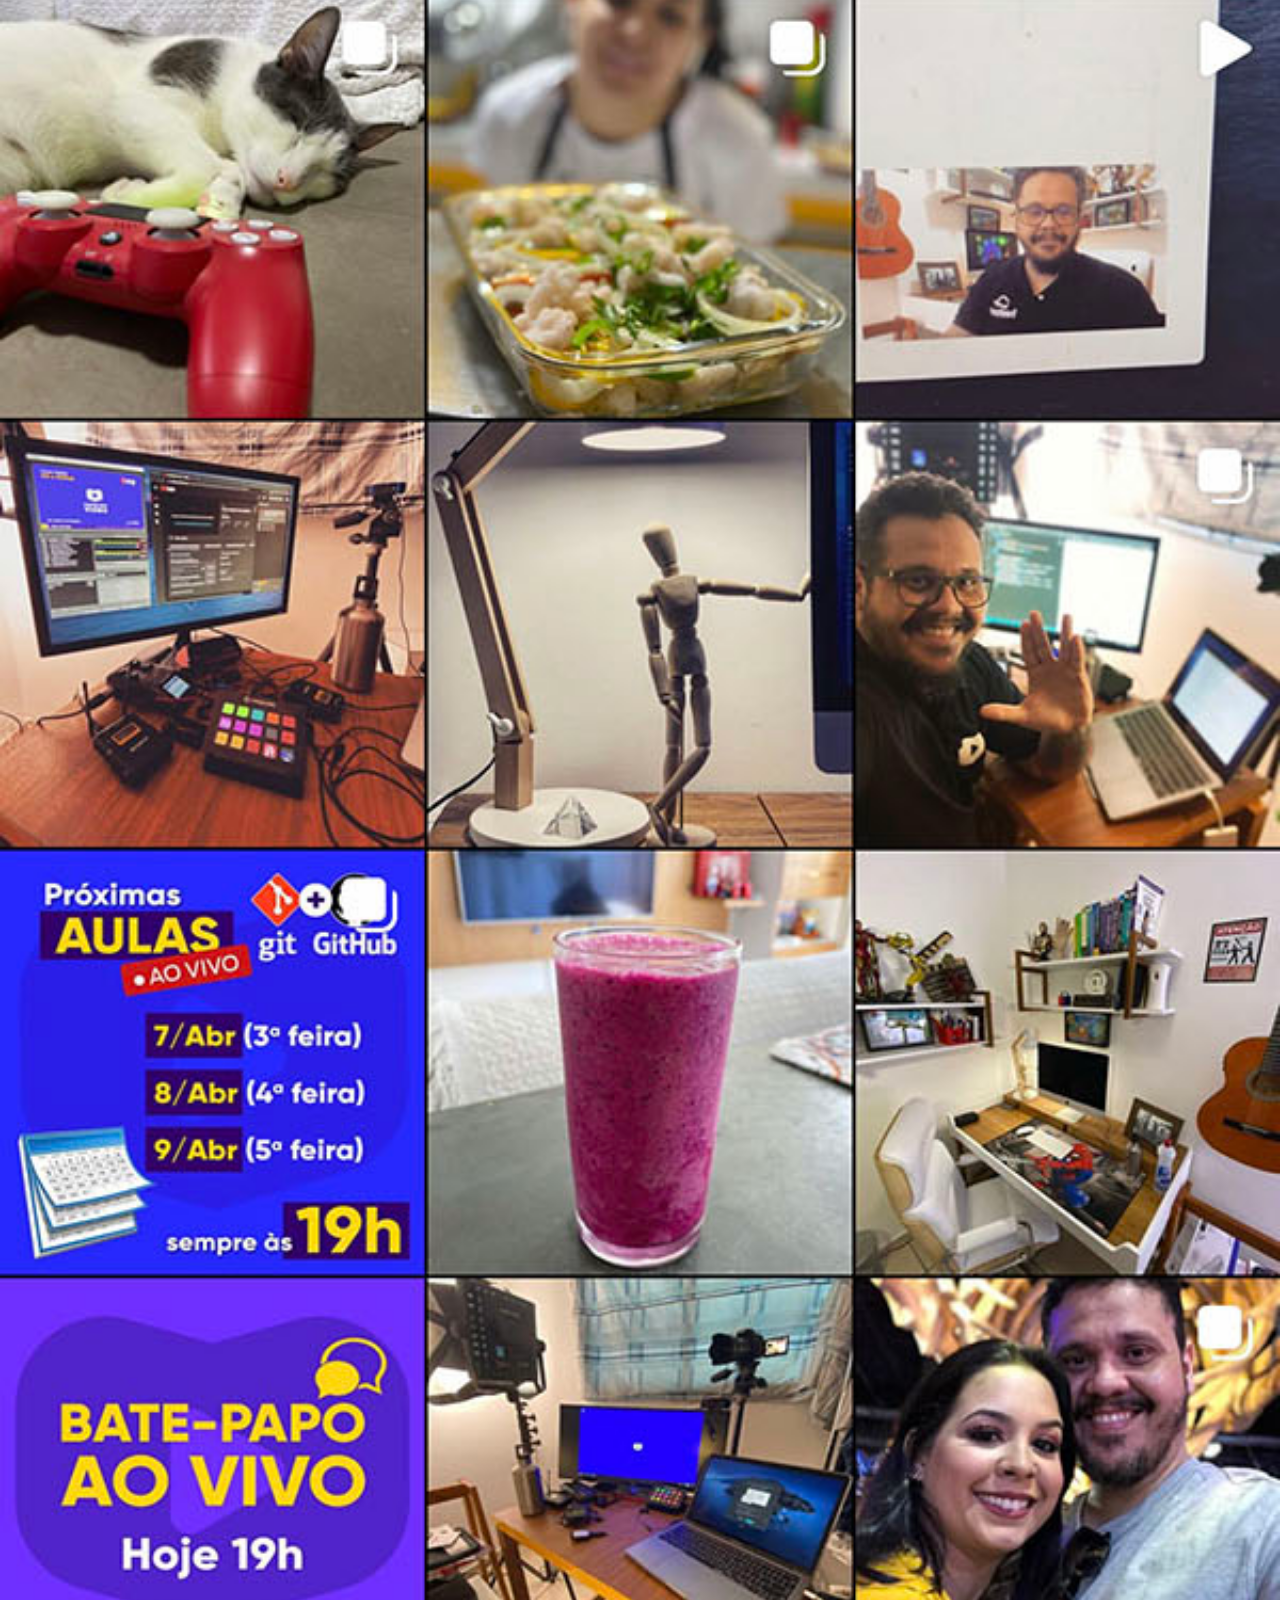
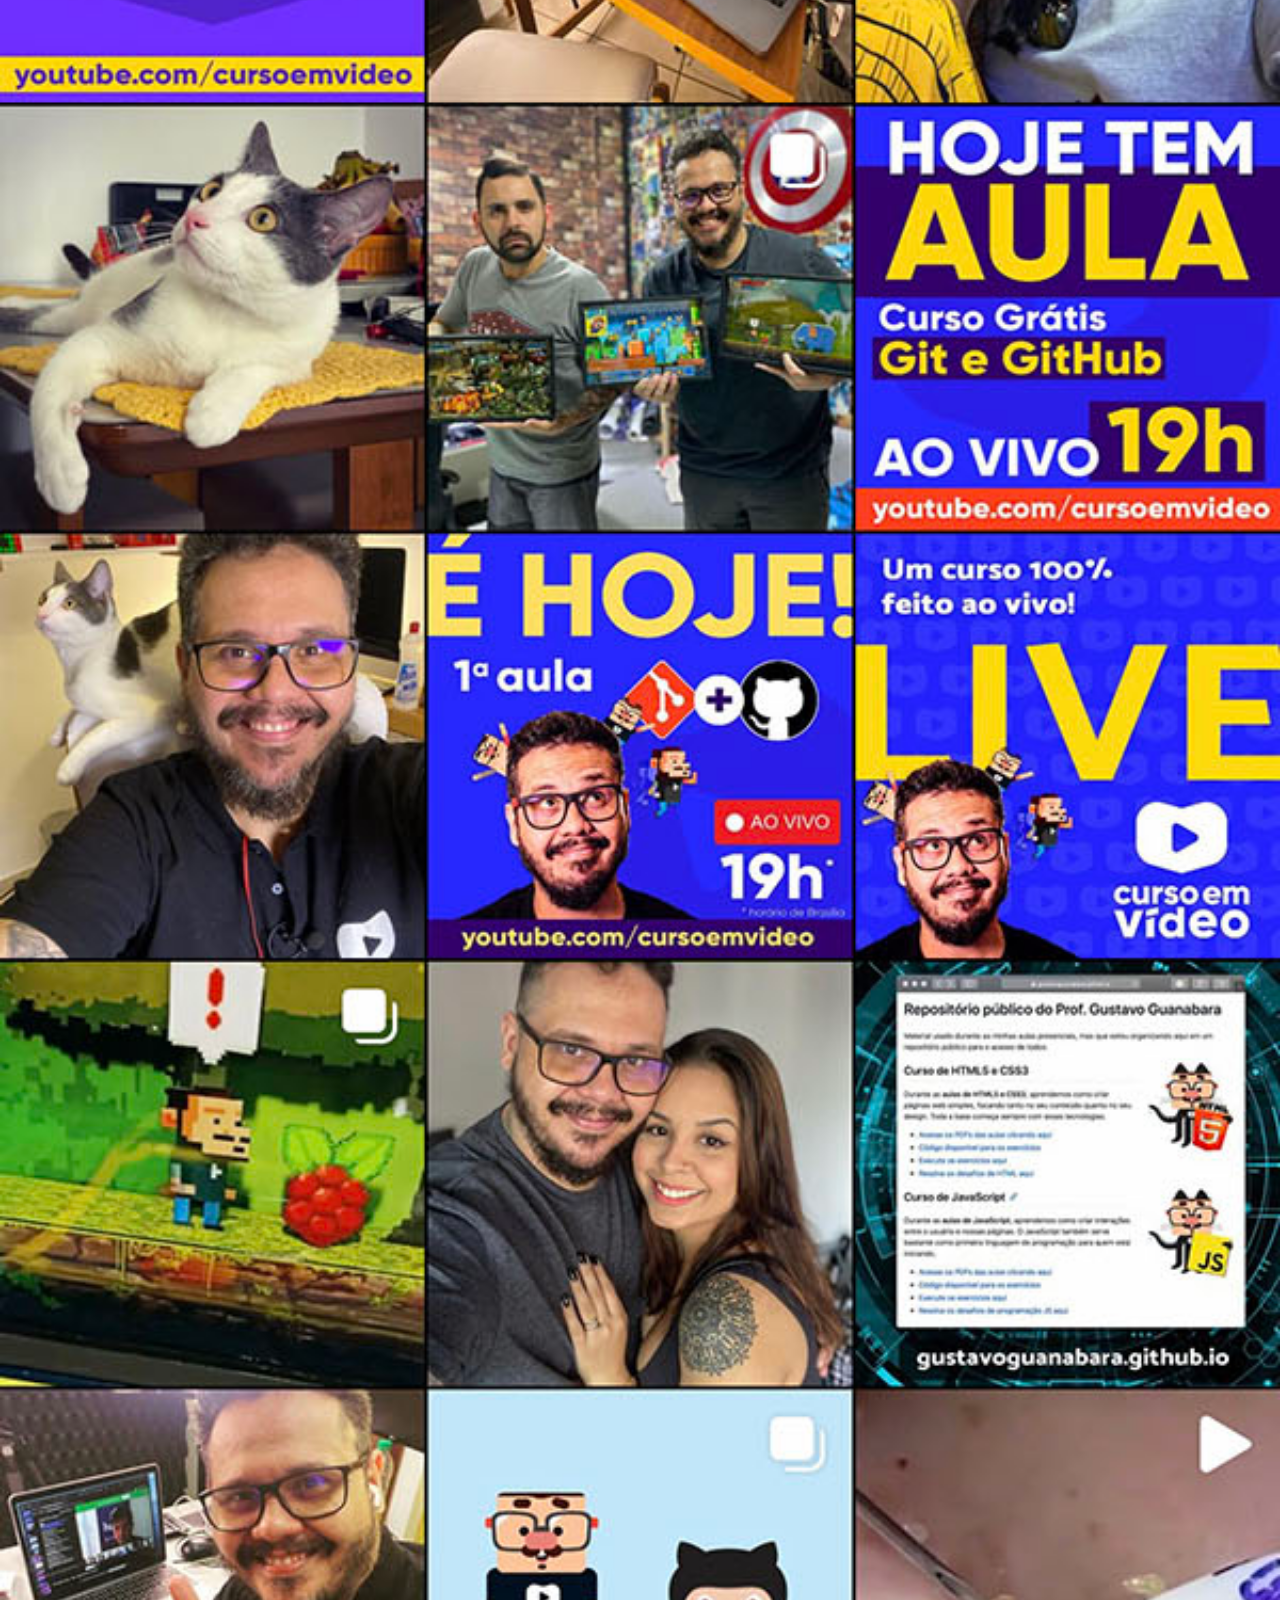
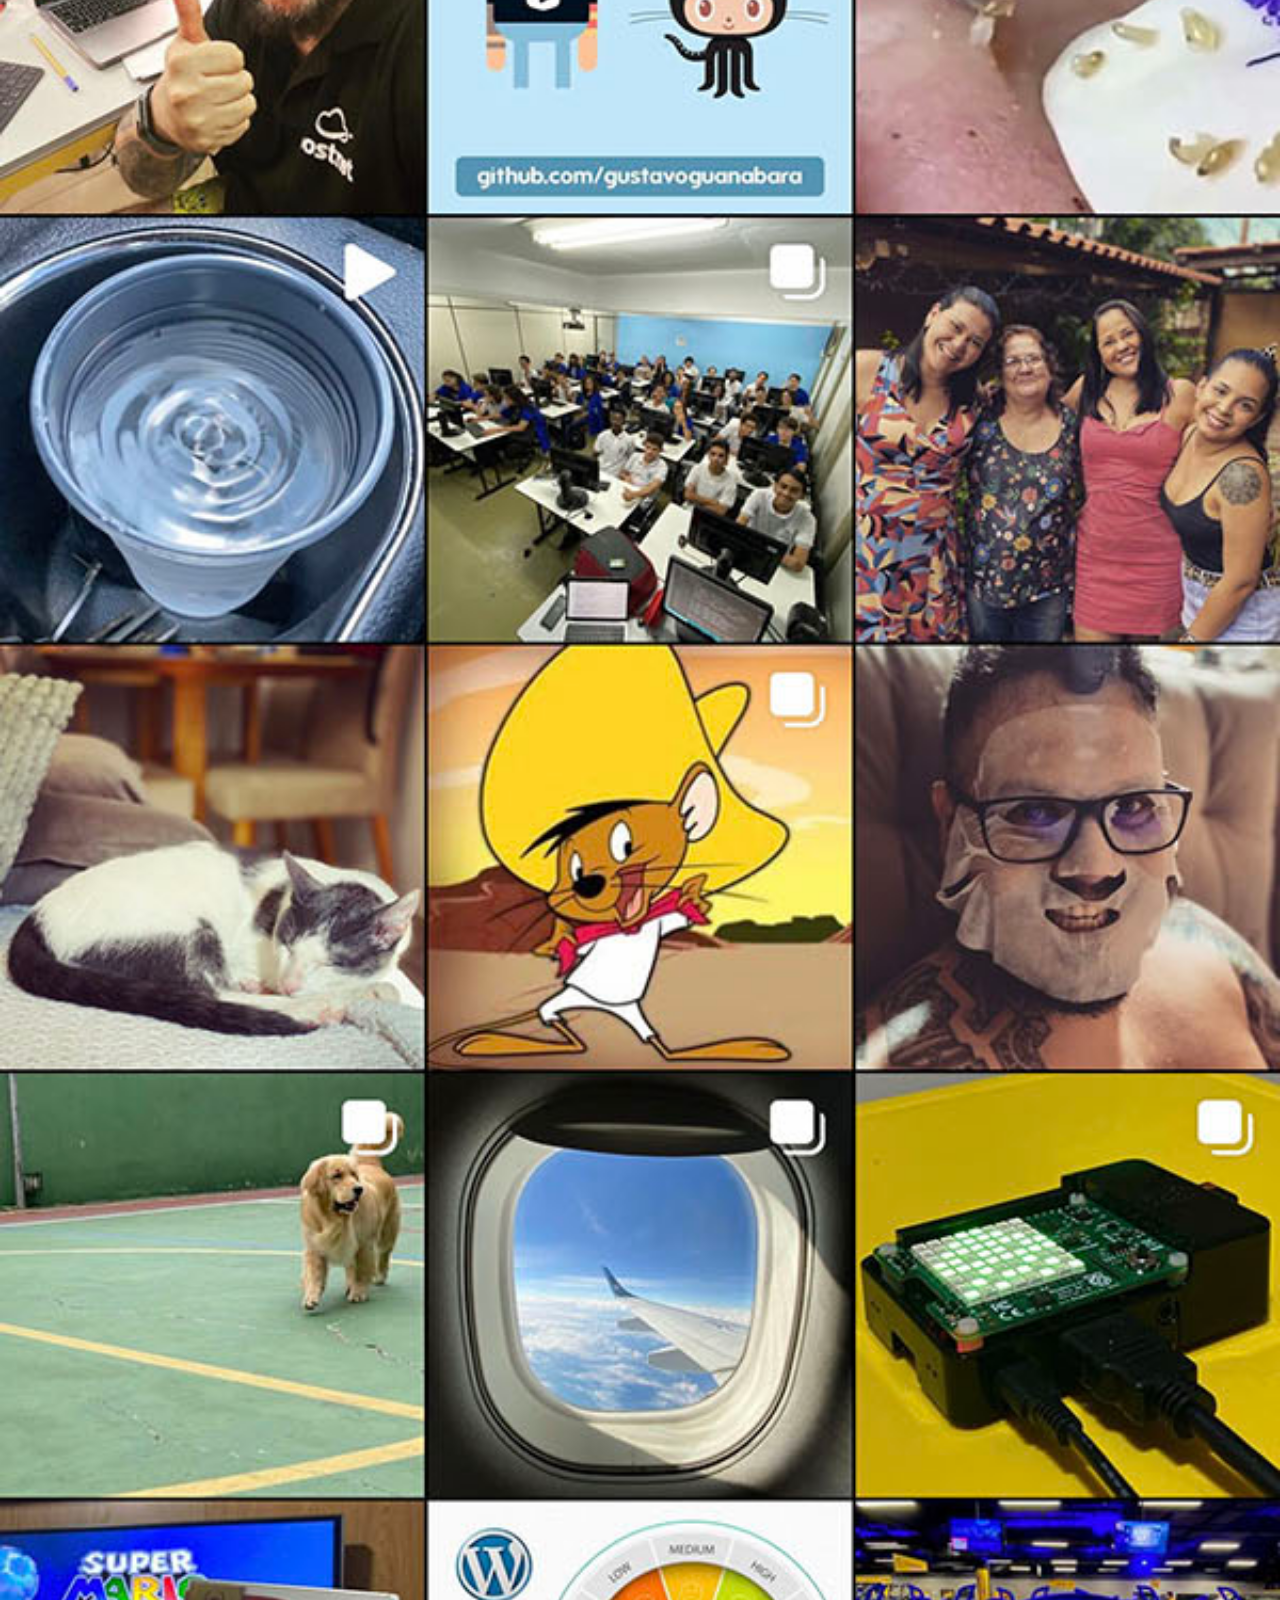
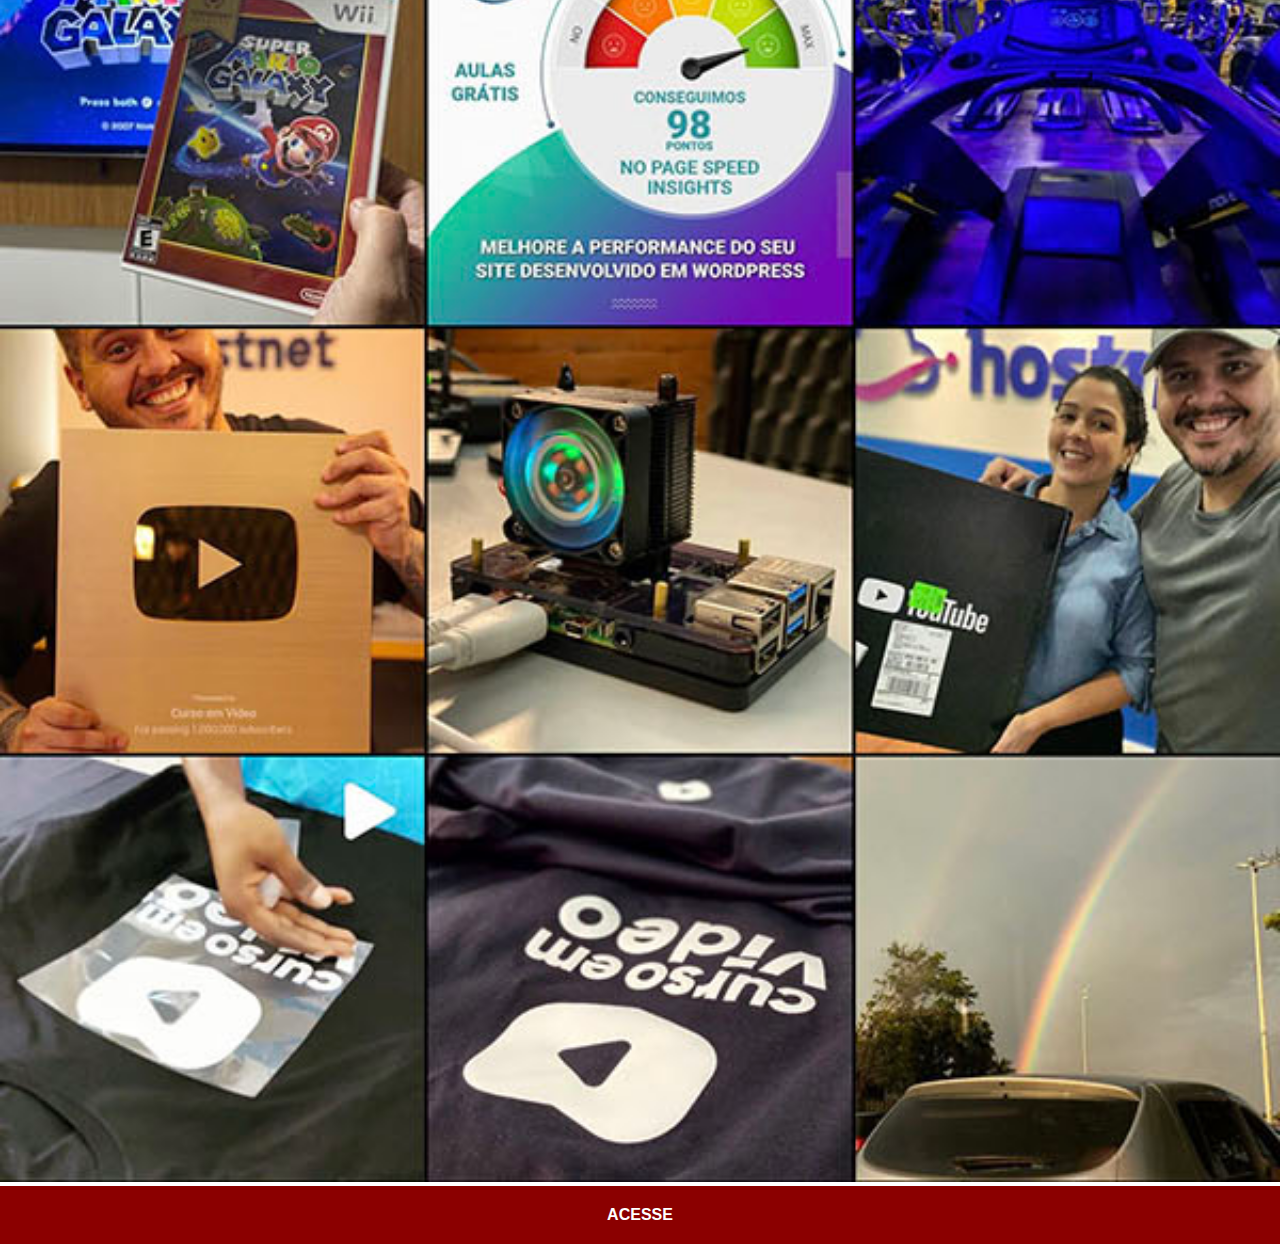
<file: instagram.html>
<!DOCTYPE html>
<html lang="pt-br">
<head>
    <meta charset="UTF-8">
    <meta name="viewport" content="width=device-width, initial-scale=1.0">
    <link rel="stylesheet" href="Estilos/social.css">
    <title>Instagram</title>
</head>
<body>
    <img src="imagens/tela-instagram.jpg" alt="Instagram">
    <a href="https://www.instagram.com/" target="_blanck">ACESSE</a>
</body>
</html>
</file>
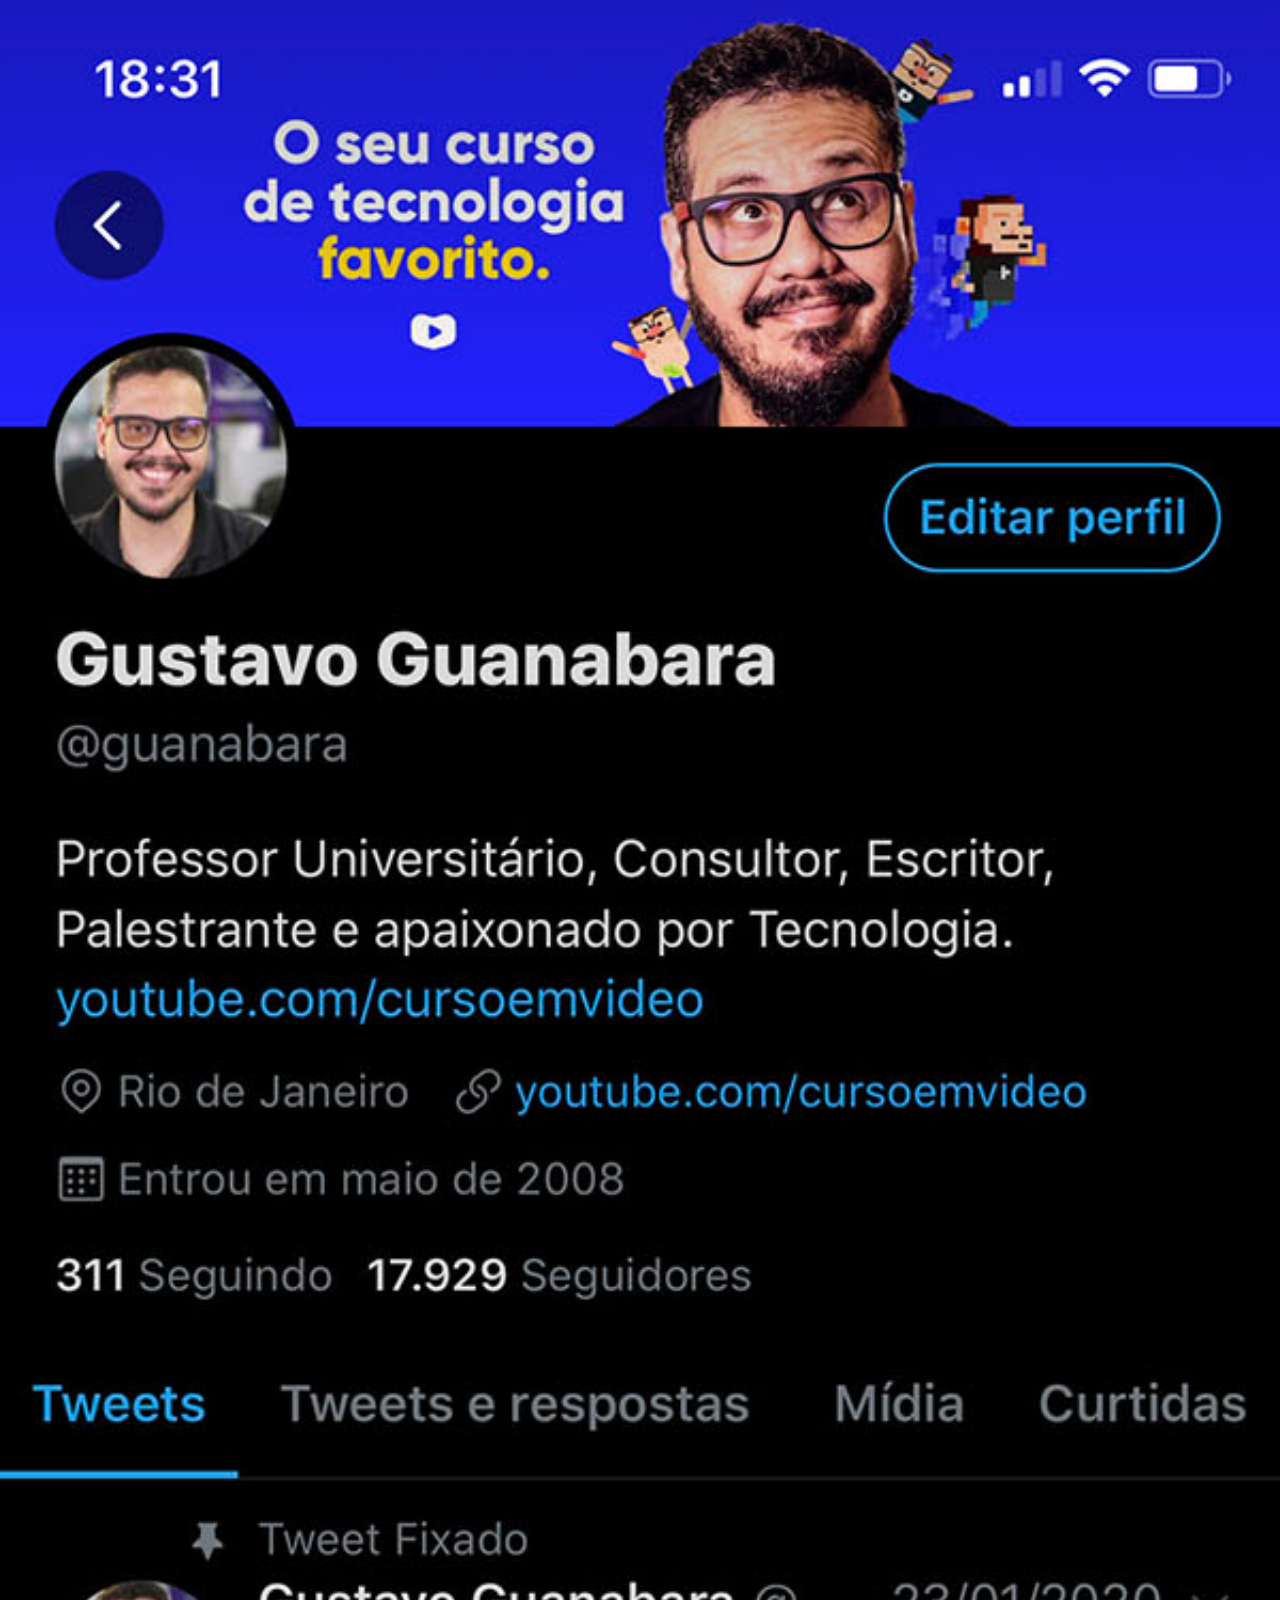
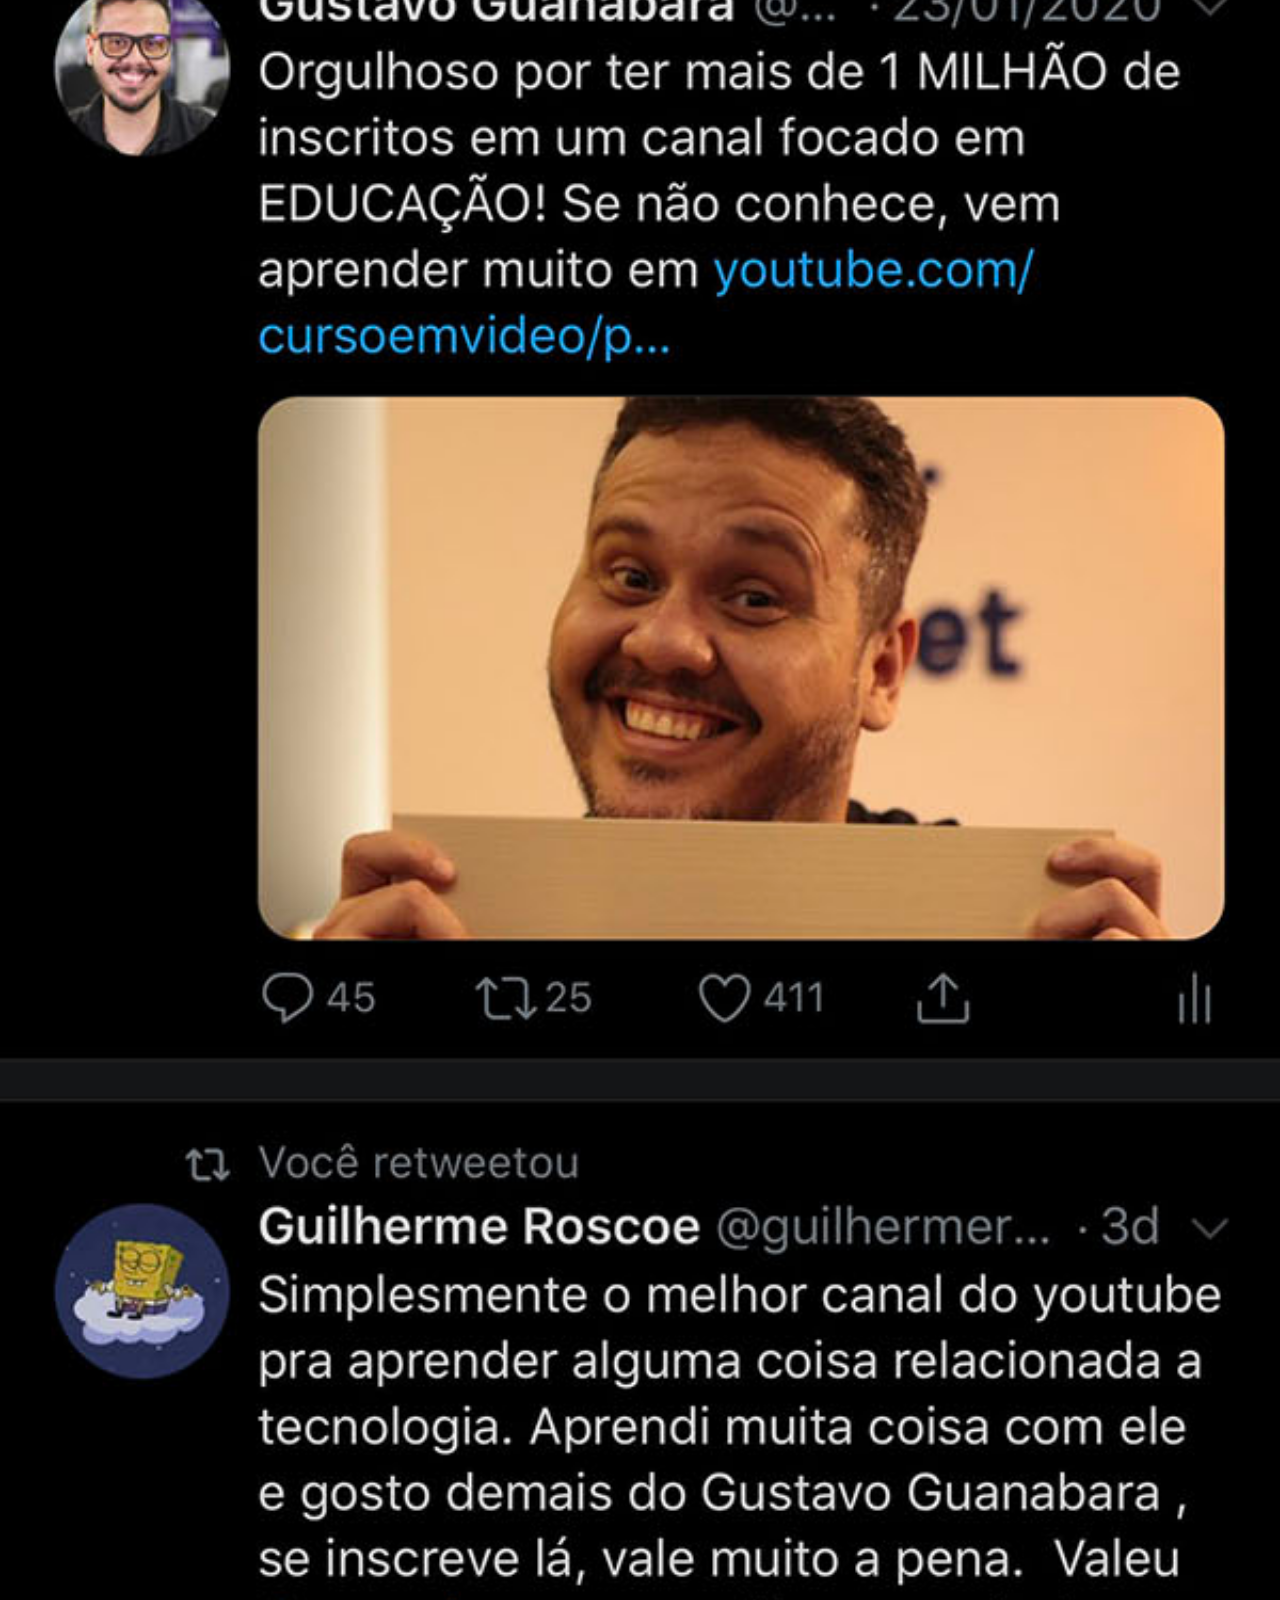
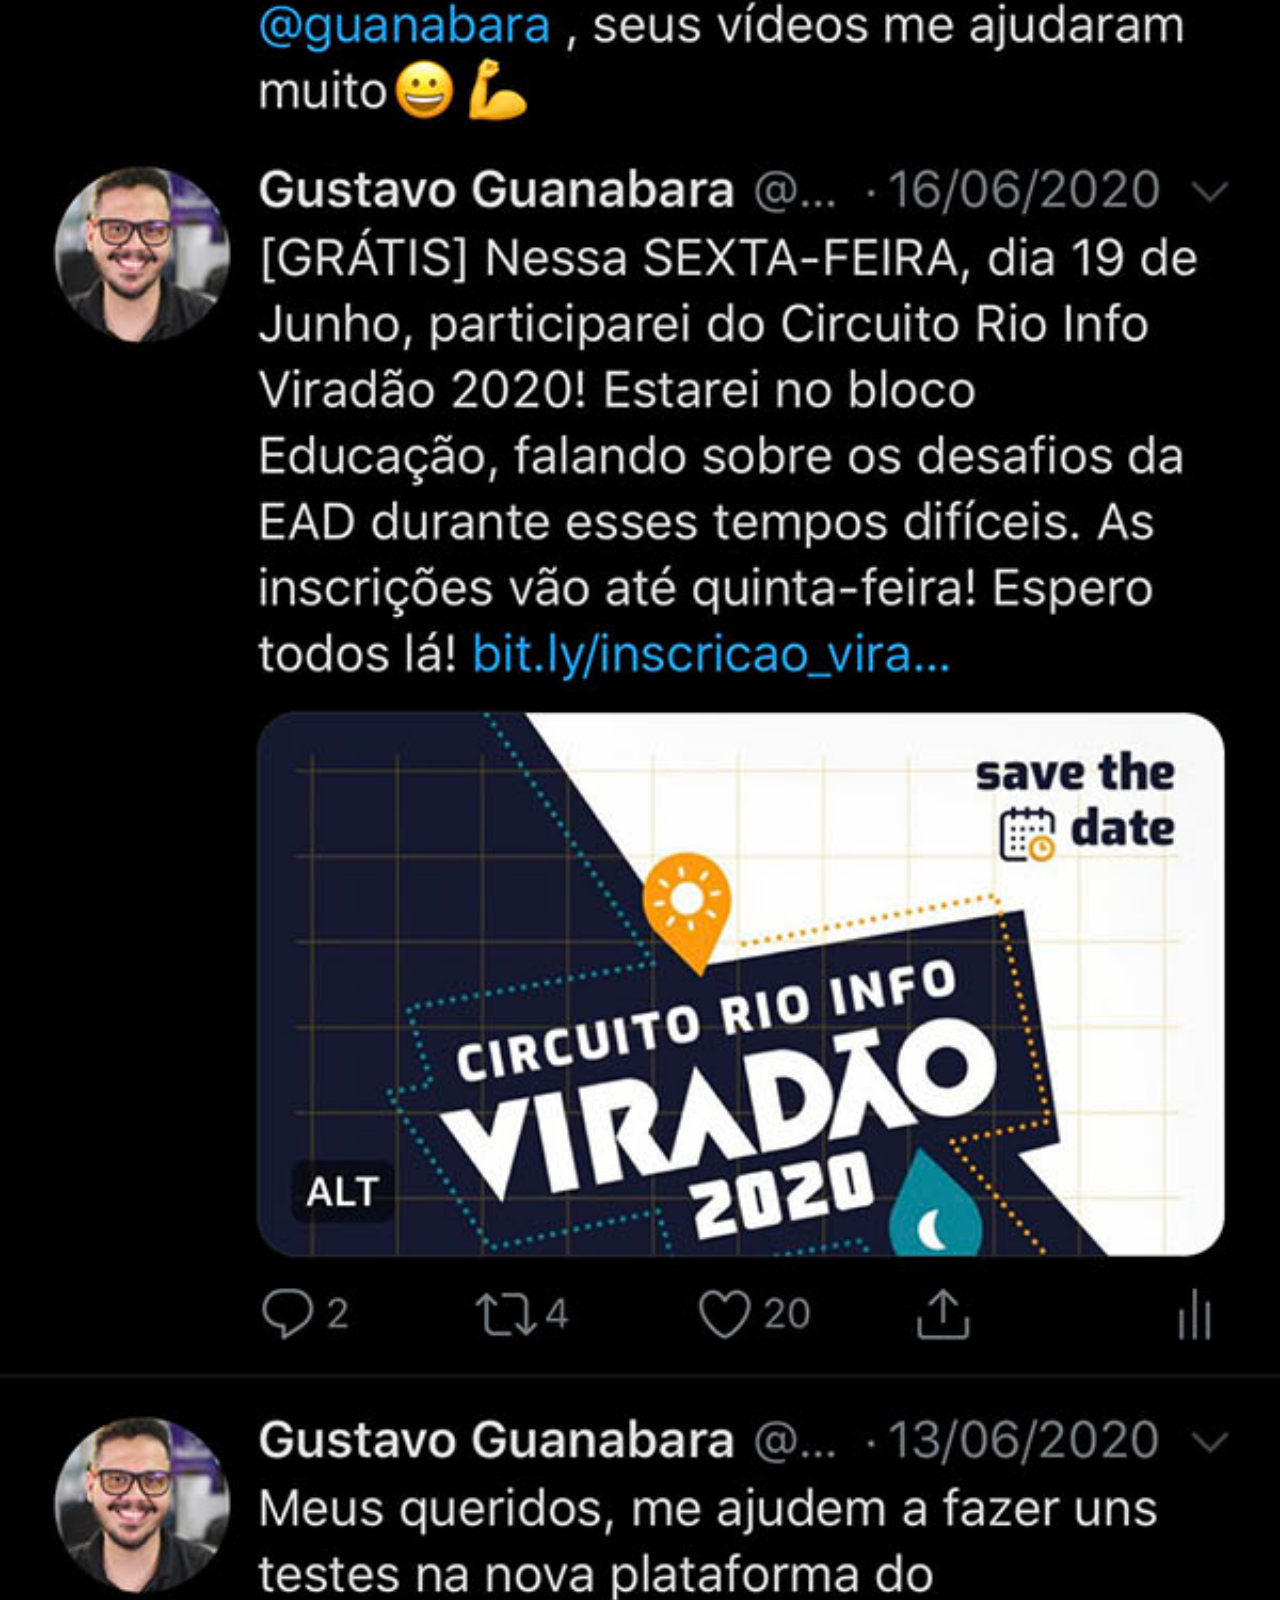
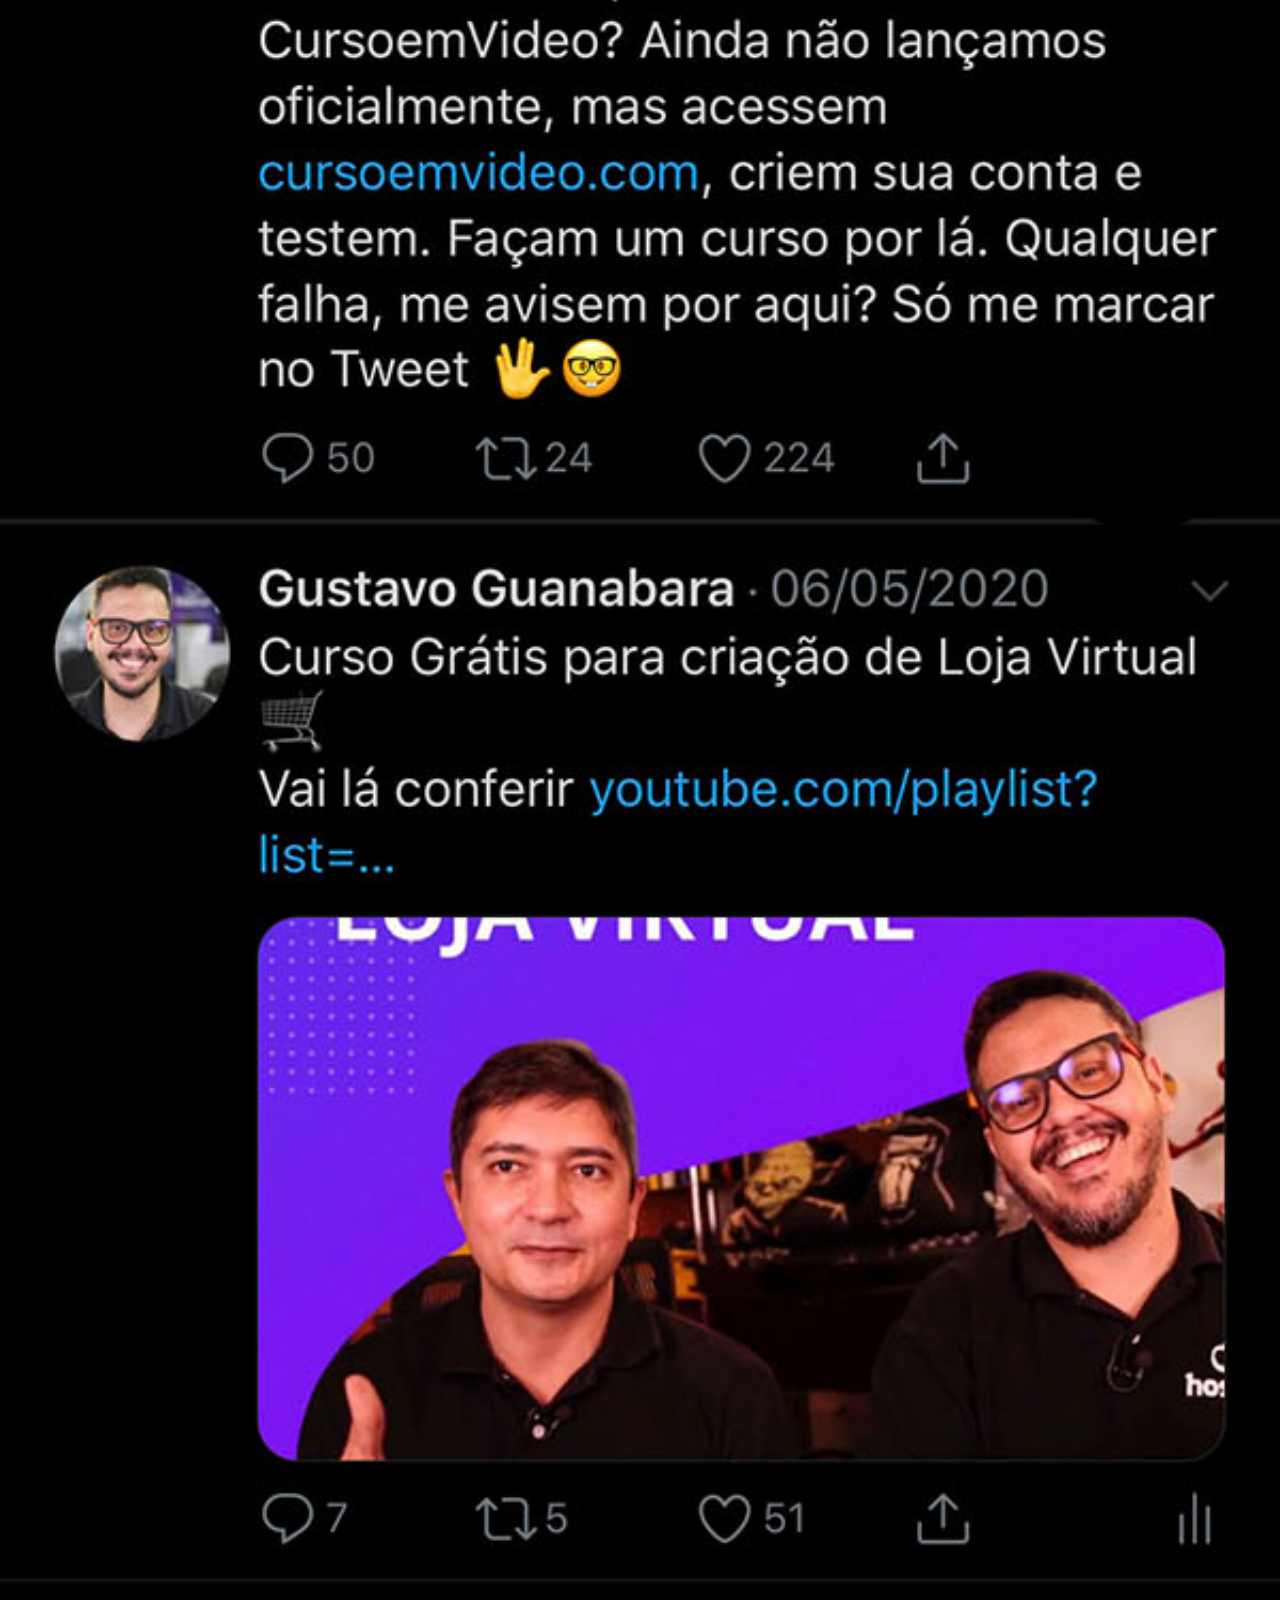
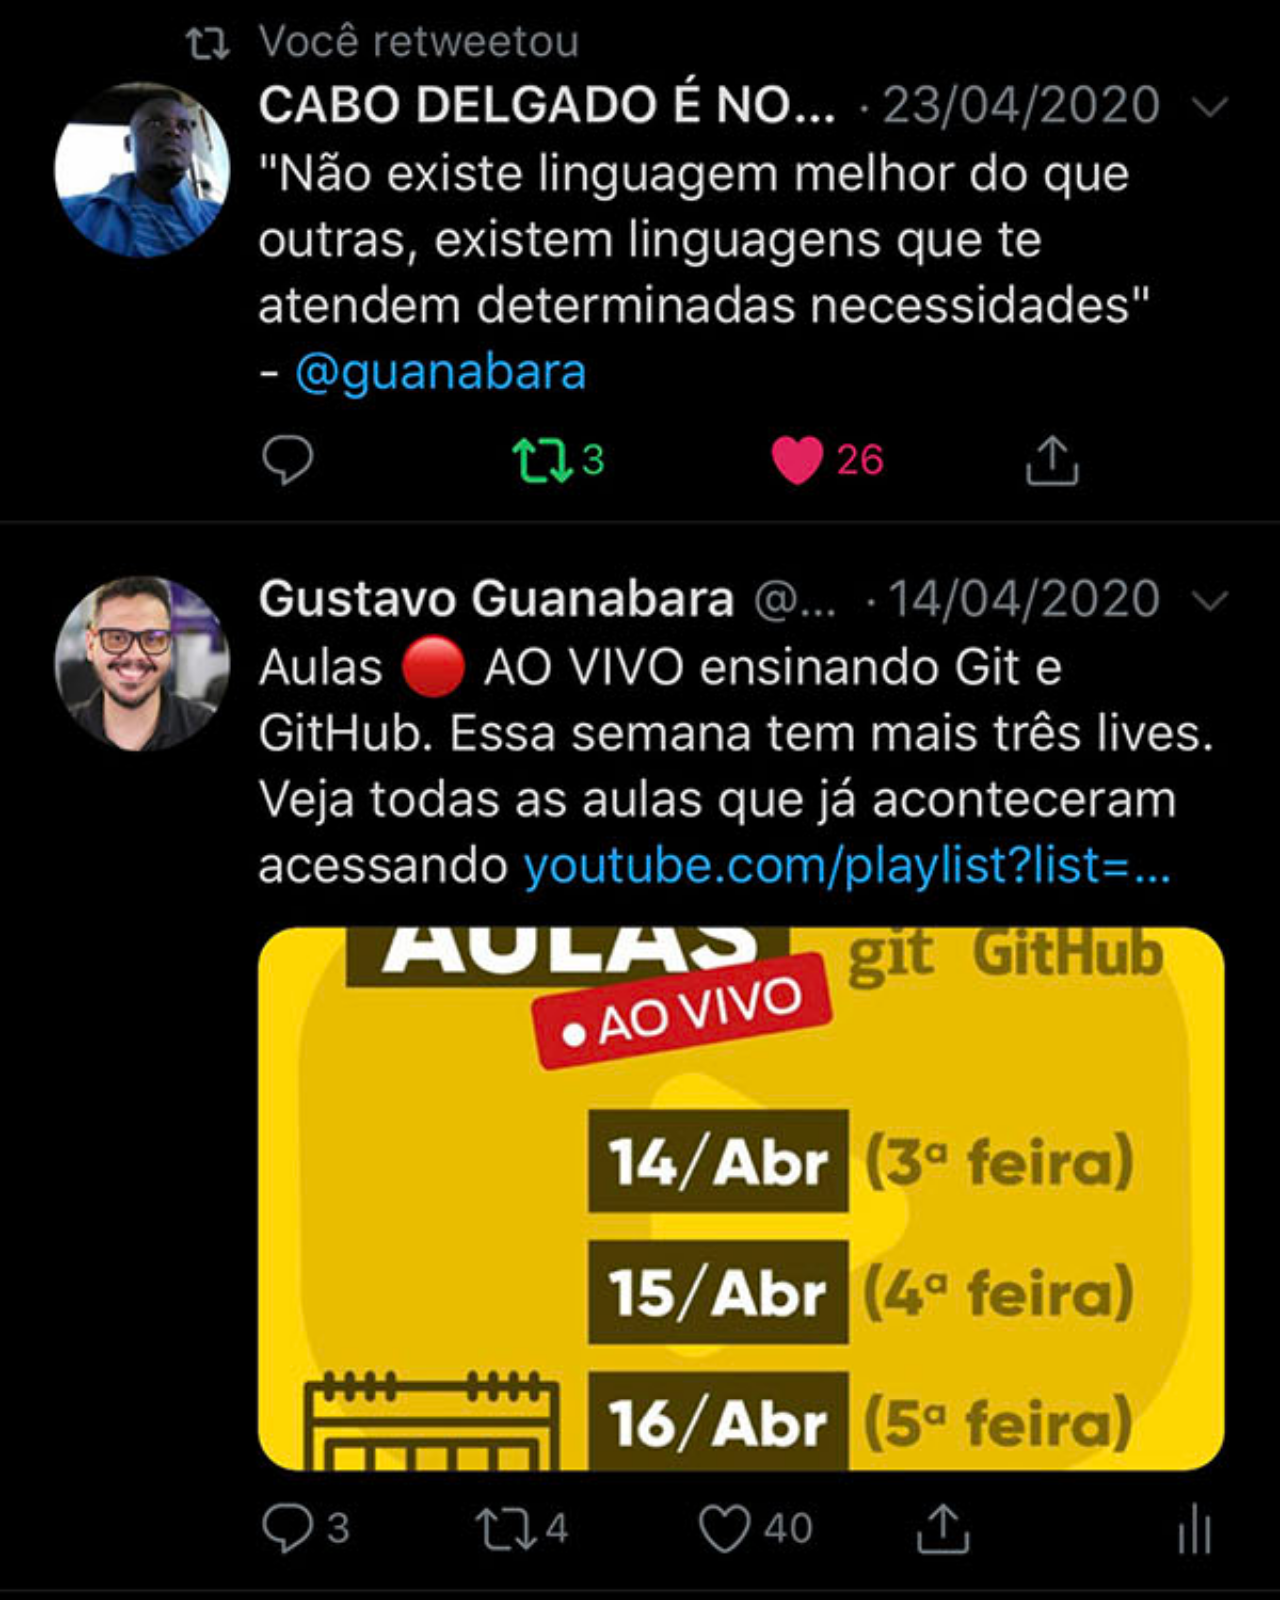
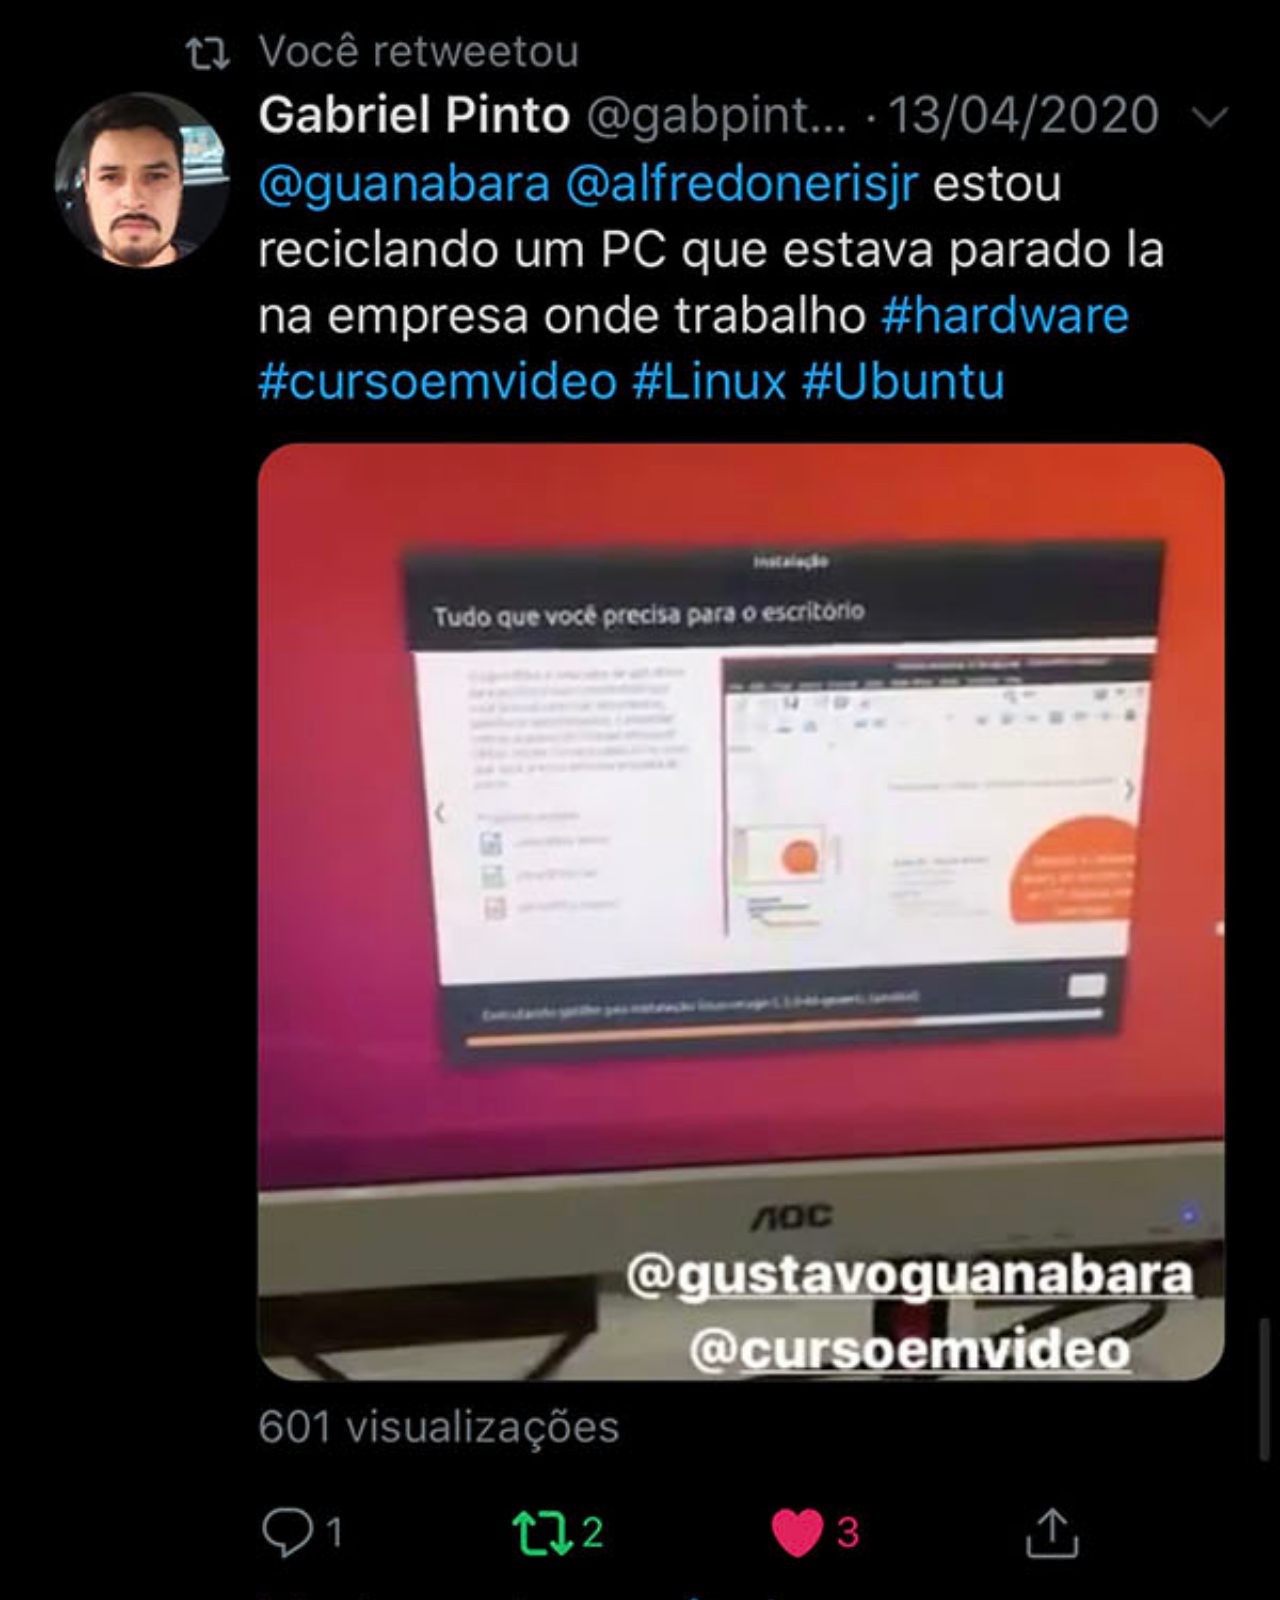
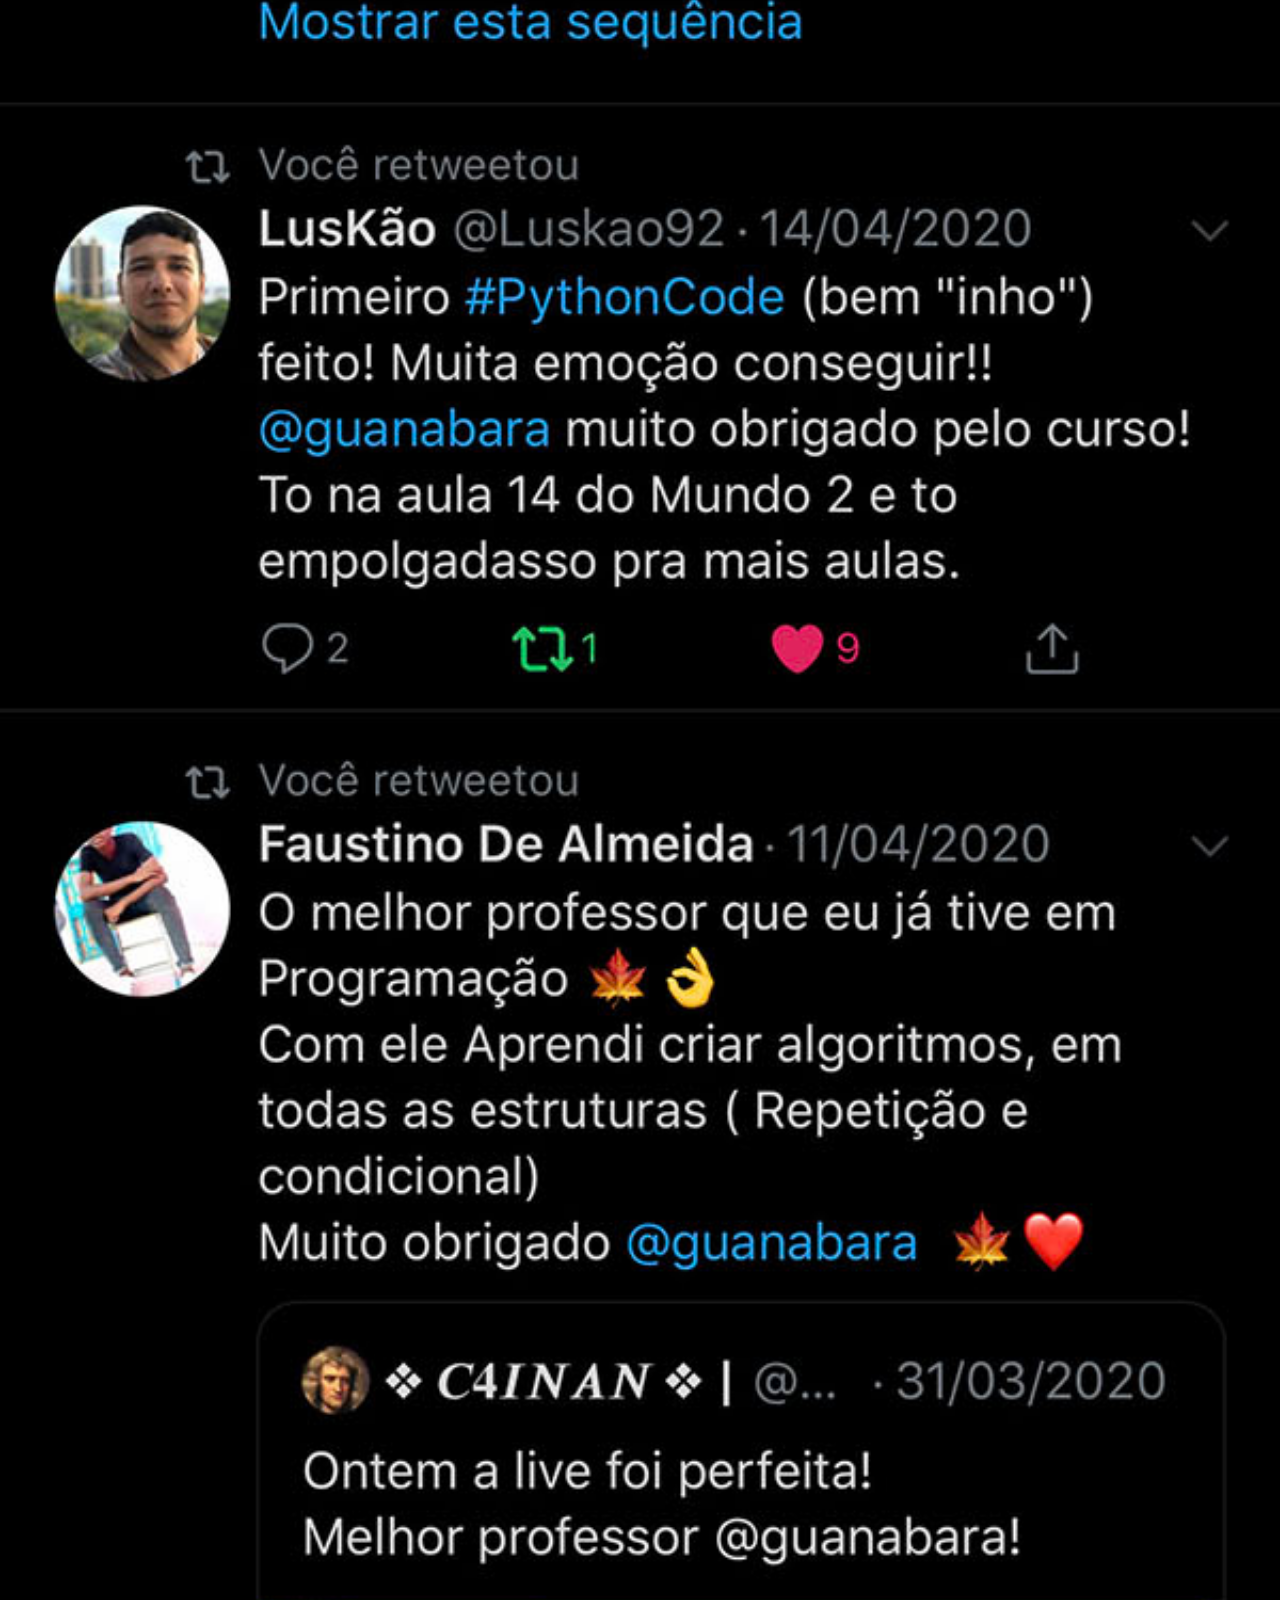
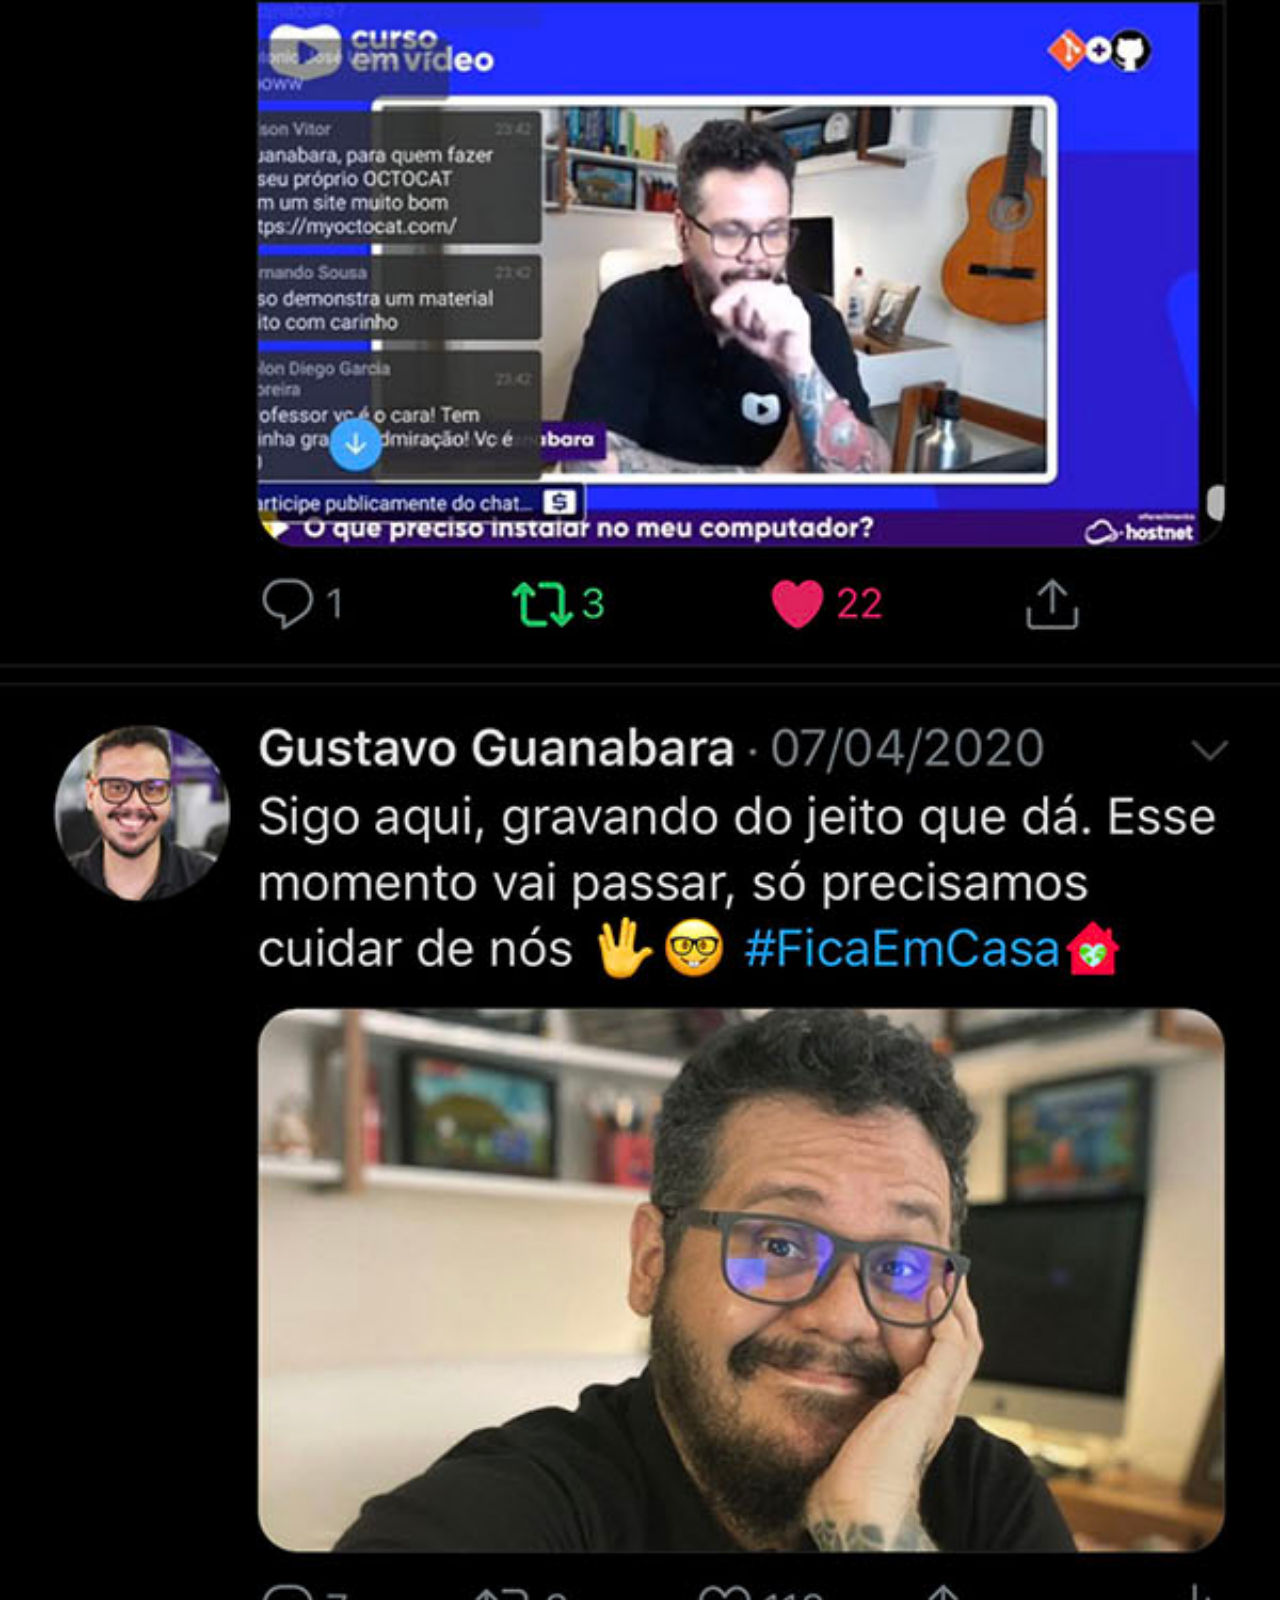
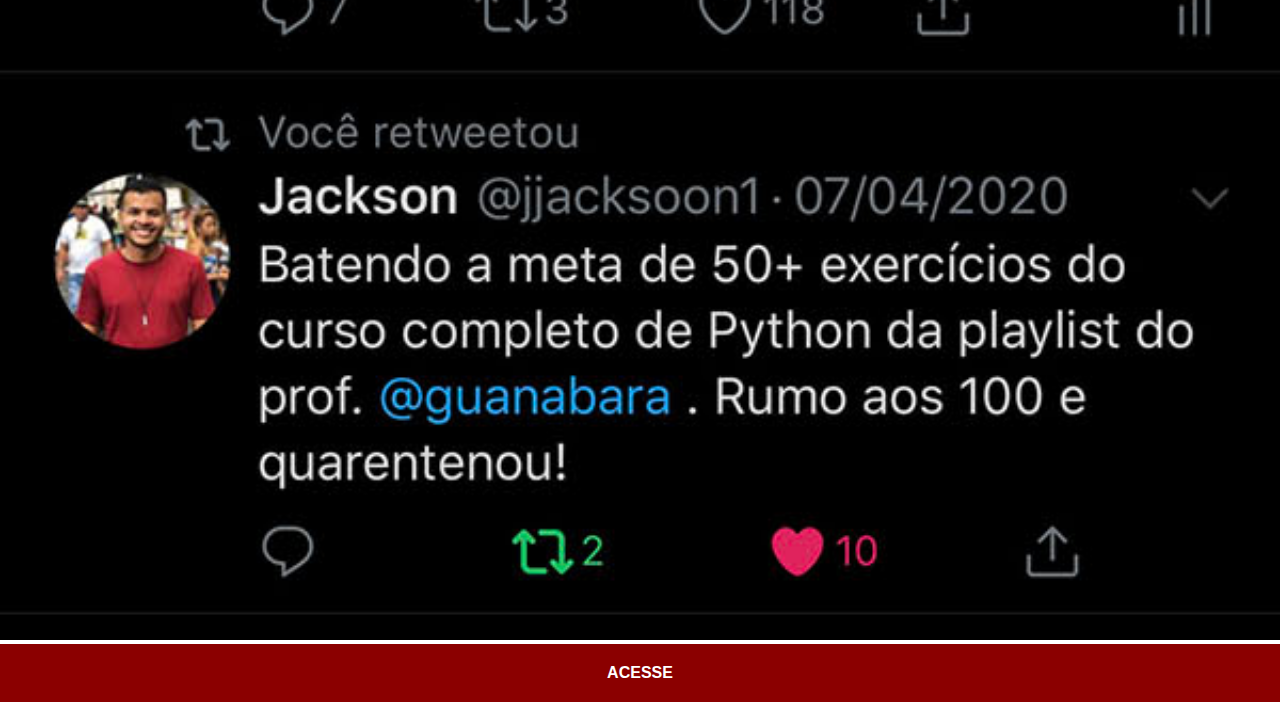
<file: twitter.html>
<!DOCTYPE html>
<html lang="pt-br">
<head>
    <meta charset="UTF-8">
    <meta name="viewport" content="width=device-width, initial-scale=1.0">
    <link rel="stylesheet" href="Estilos/social.css">
    <title>Twitter</title>
</head>
<body>
    <img src="imagens/tela-twitter.jpg" alt="Twitter">
    <a href="https://twitter.com/?lang=pt" target="_blanck">ACESSE</a>
</body>
</html>
</file>
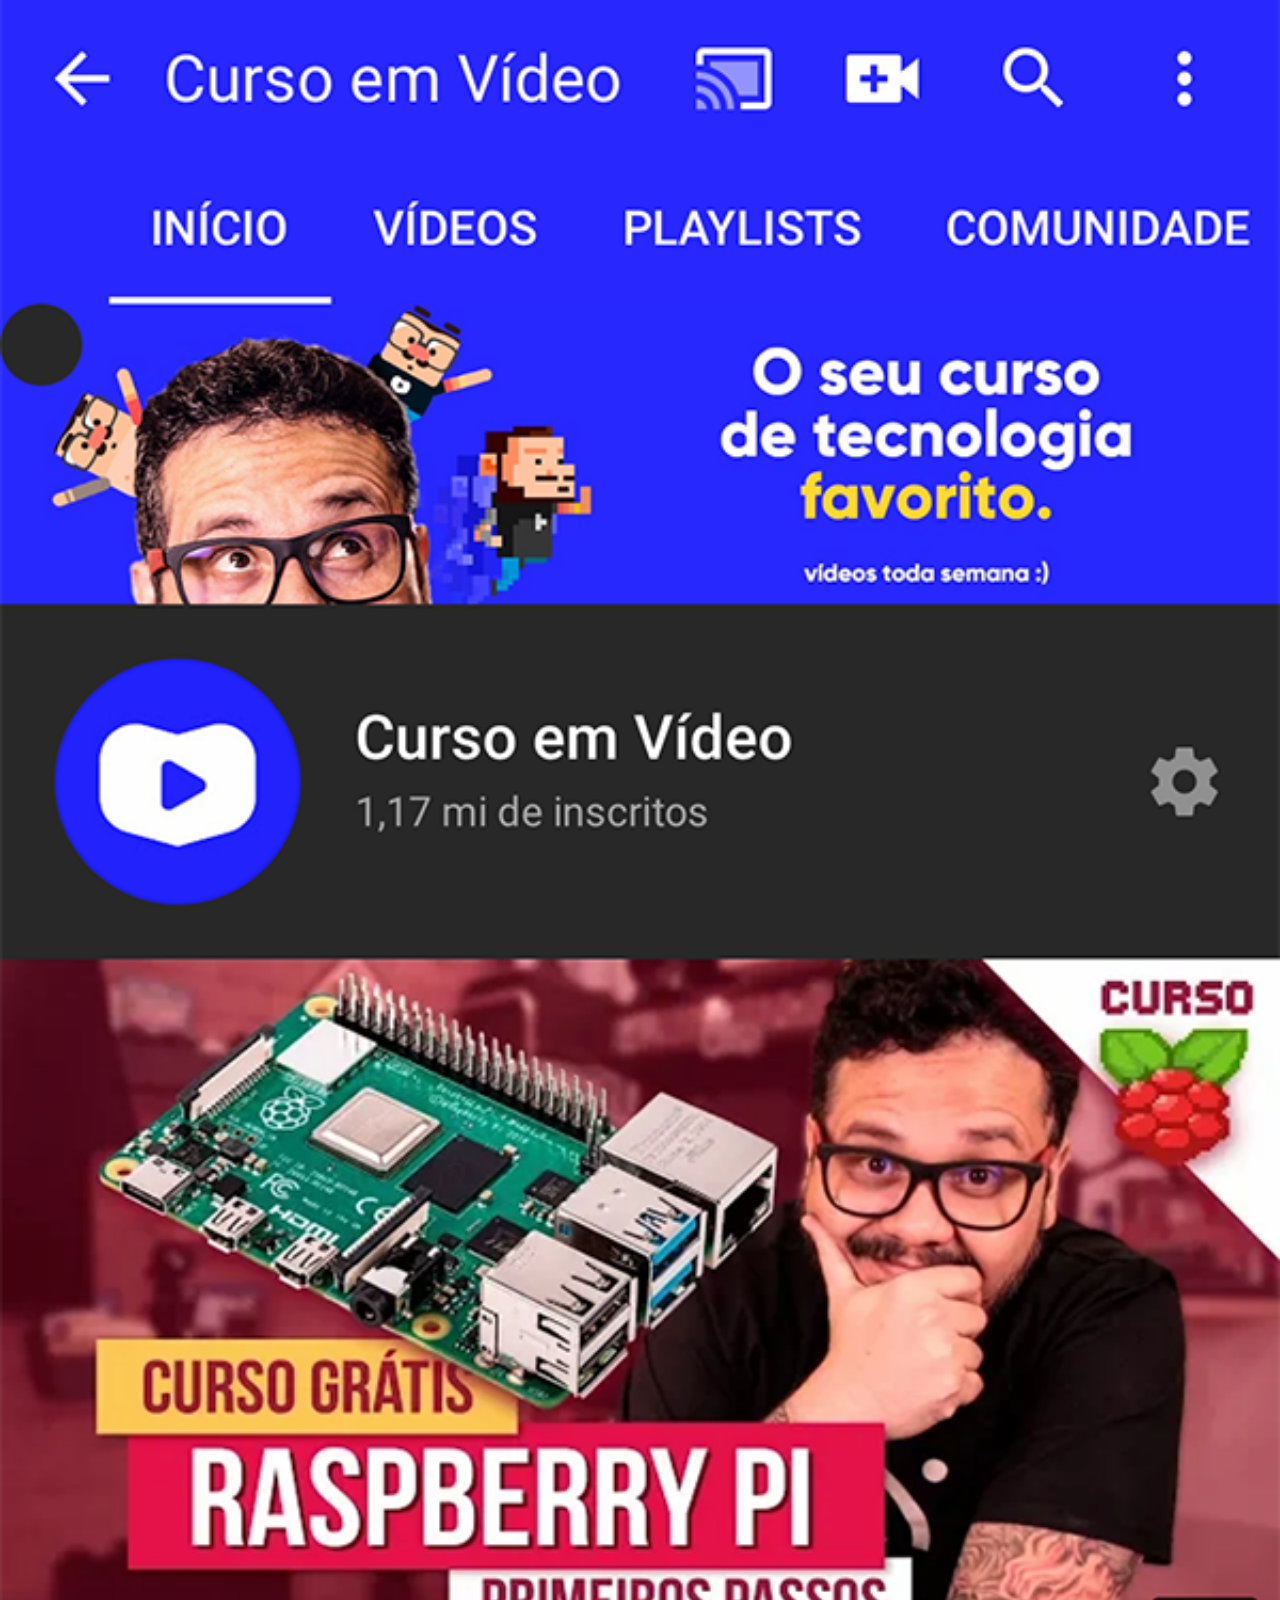
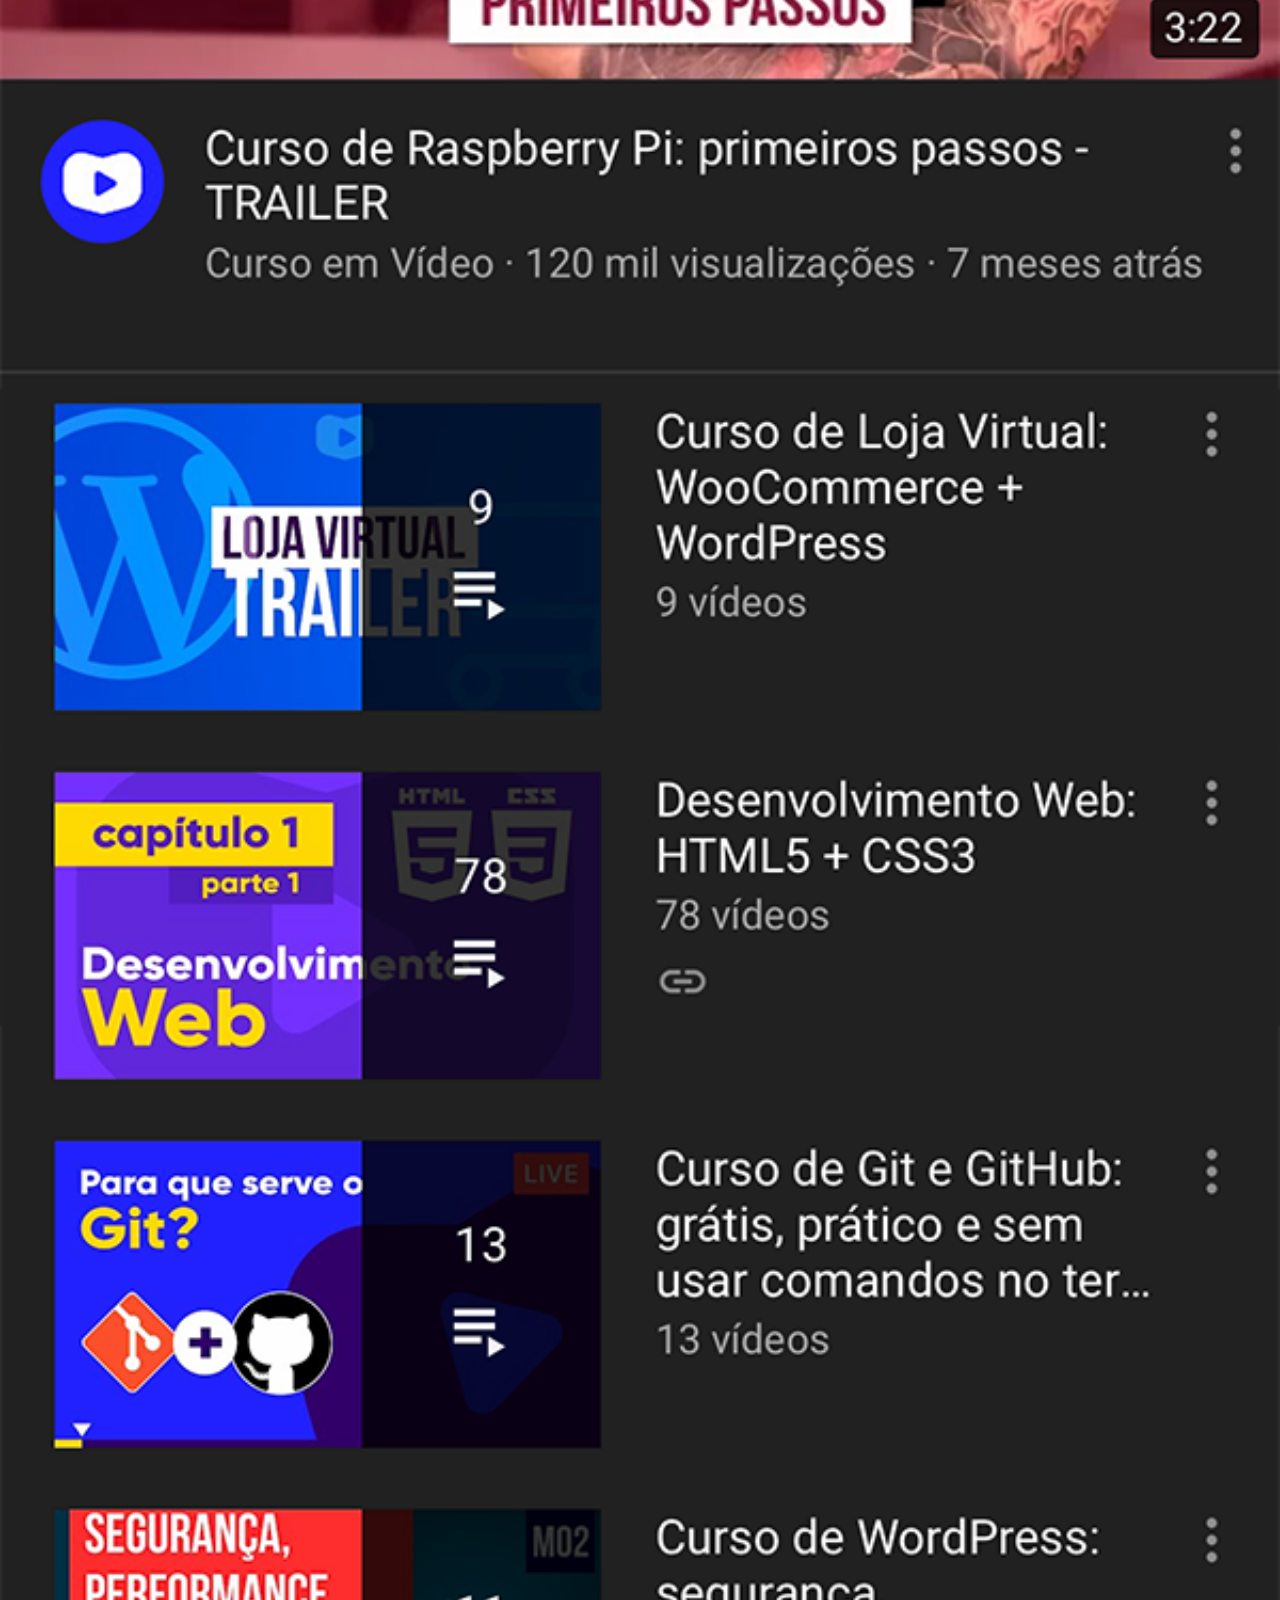
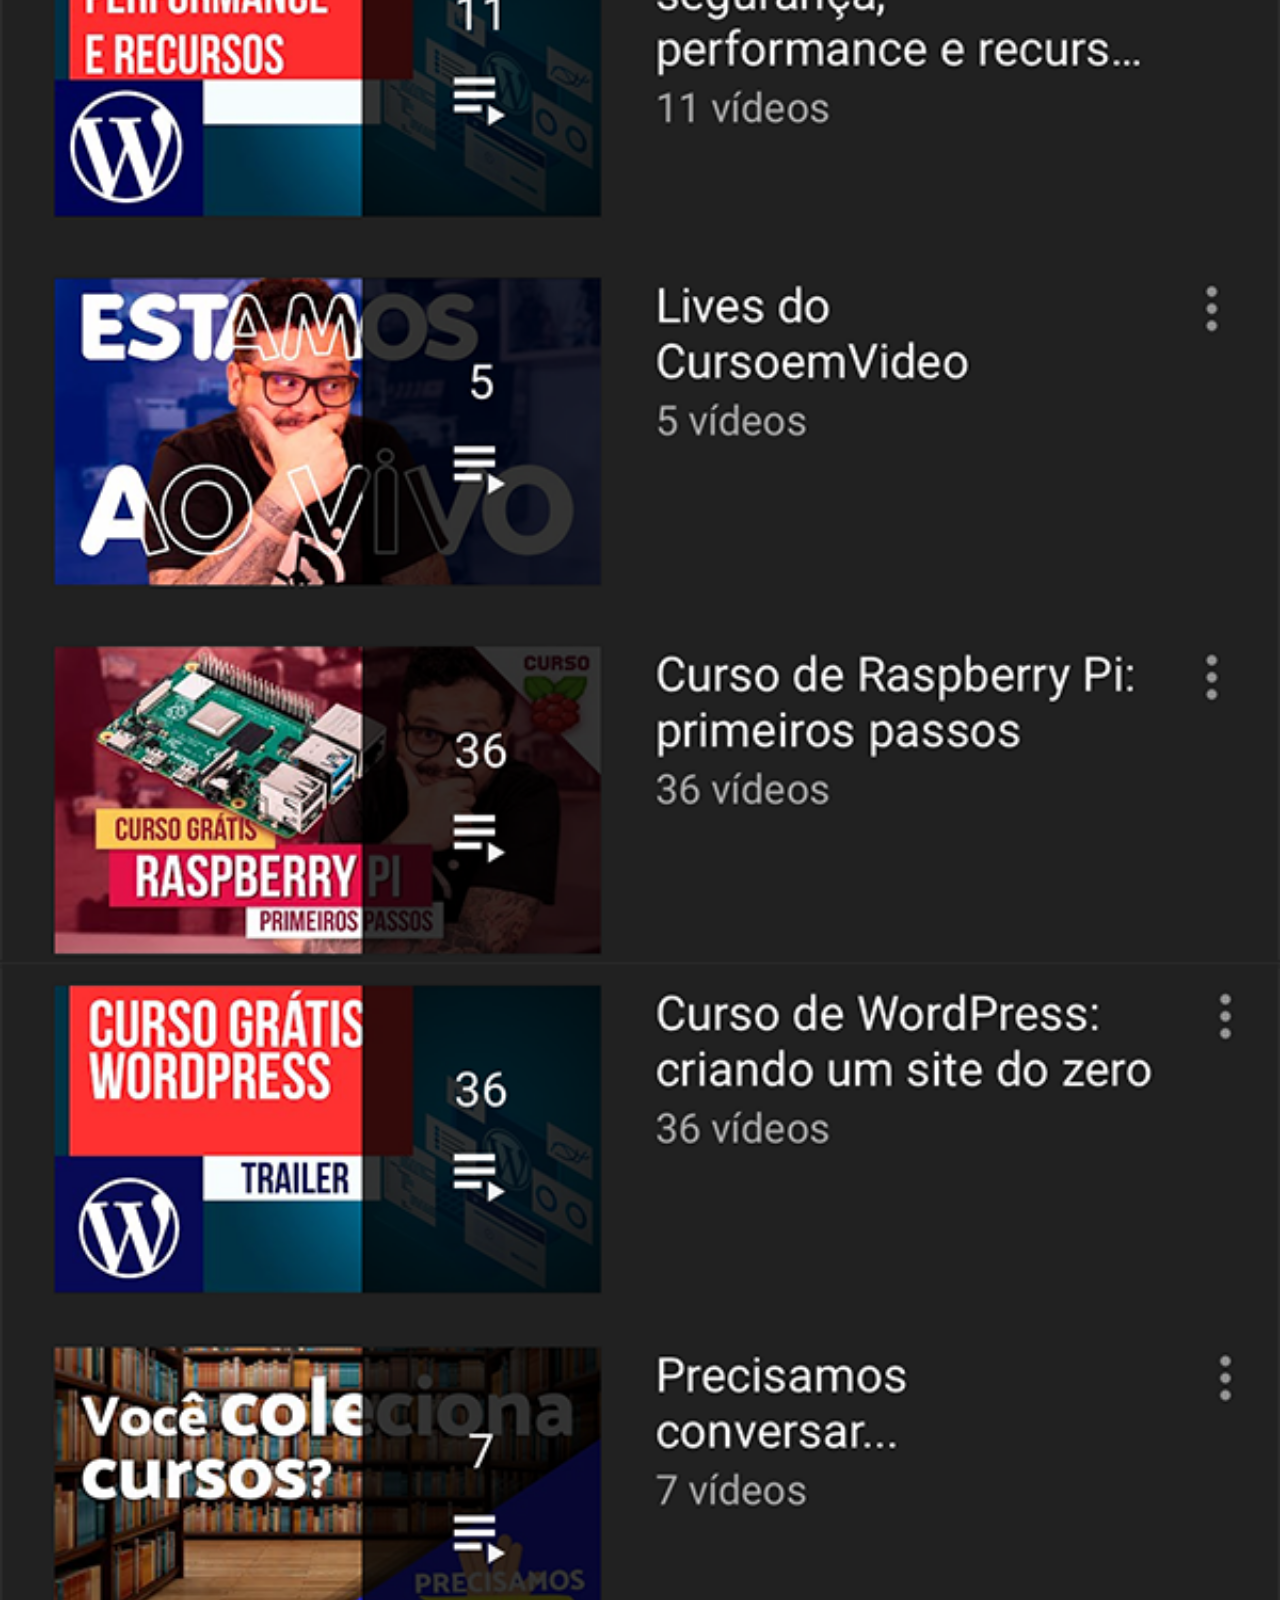
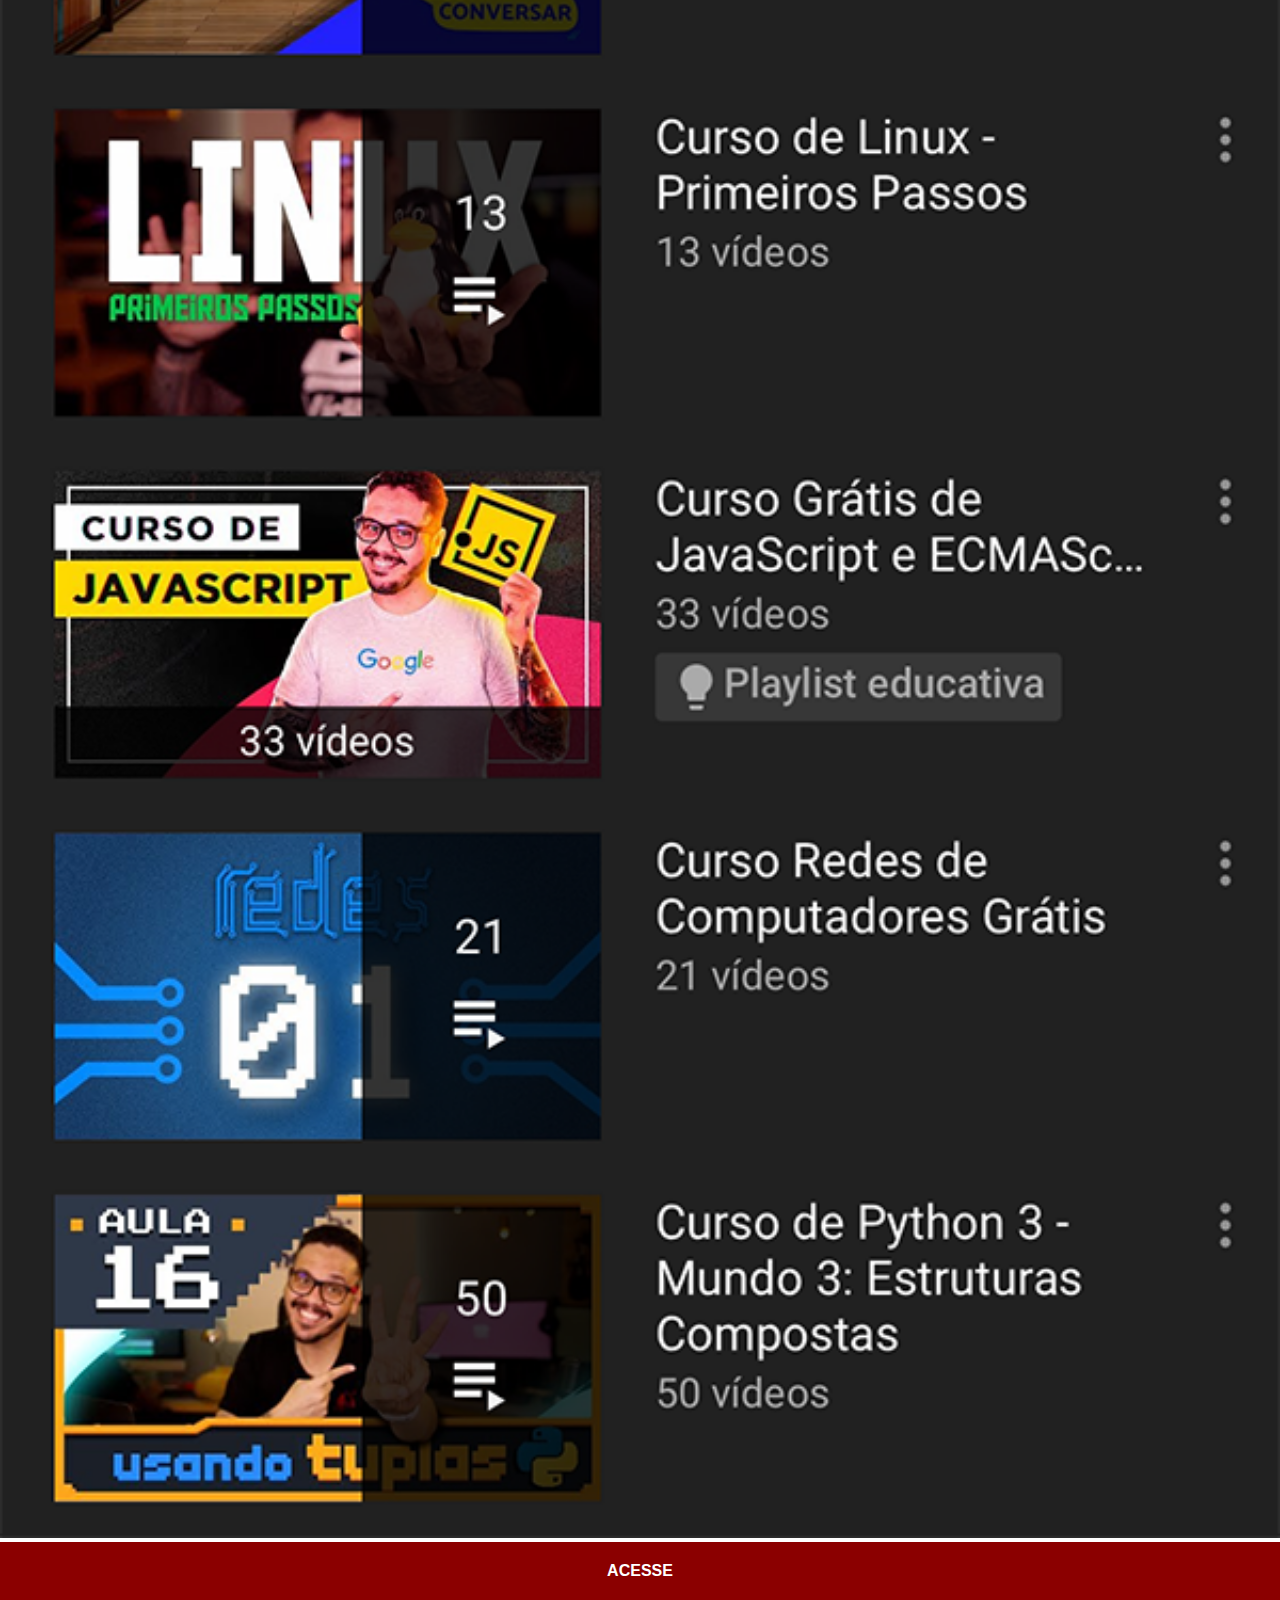
<file: youtube.html>
<!DOCTYPE html>
<html lang="pt-br">
<head>
    <meta charset="UTF-8">
    <meta name="viewport" content="width=device-width, initial-scale=1.0">
    <link rel="stylesheet" href="Estilos/social.css">
    <title>Youtube</title>
</head>
<body>
    <img src="imagens/tela-youtube.png" alt="Youtube">
    <a href="https://www.youtube.com/" target="_blanck">ACESSE</a>
</body>
</html>
</file>
<file: Estilos/style.css>
@charset "UTF-8";

*{
    margin: 0px;
    padding: 0px;
    font-family: Arial, Helvetica, sans-serif;
}

html, body {
    height: 100vh;
    width: 100vw;
    background-color: black;
}

body {
    background: url('../imagens/fundo-madeira.jpg') no-repeat top center;
    background-size: cover;
    background-attachment: fixed;
}

main {
    position: relative;
    height: 100vh;
}

section#telefone {
    position: absolute;
    top: 50%;
    left: 50%;
    transform: translate(-50%, -50%);
    height: 627px;
    width: 311px;
    background: url('../imagens/frame-iphone.png') no-repeat;
}

iframe#tela {
    position: relative;
    top: 80px;
    left: 22px;
    width: 269px;
    height: 472px;
}

section#redes-sociais img {
    width: 50px;
    margin: 10px;
    border-radius: 50%;
    box-shadow: 2px 2px 2px black;
    box-sizing: border-box;
}

section#redes-sociais img:hover {
    border: 2px solid white;
    transform: translate(3px, 3px);
    box-shadow: 5px 5px 10px black;
    transition: transform 0.3s;
}
</file>
<file: Estilos/social.css>
@charset "UTF-8";

* {
    margin: 0px;
    padding: 0px;
    font-family: Arial, Helvetica, sans-serif;
}

::-webkit-scrollbar {
    width: 0px;
    height: 0px;
}

img {
    width: 100vw;
}

a {
    display: block;
    background-color: darkred;
    color: white;
    padding: 20px;
    text-align: center;
    font-weight: bold;
    text-decoration: none;
}

a:hover {
    background-color: red;
}
</file>
